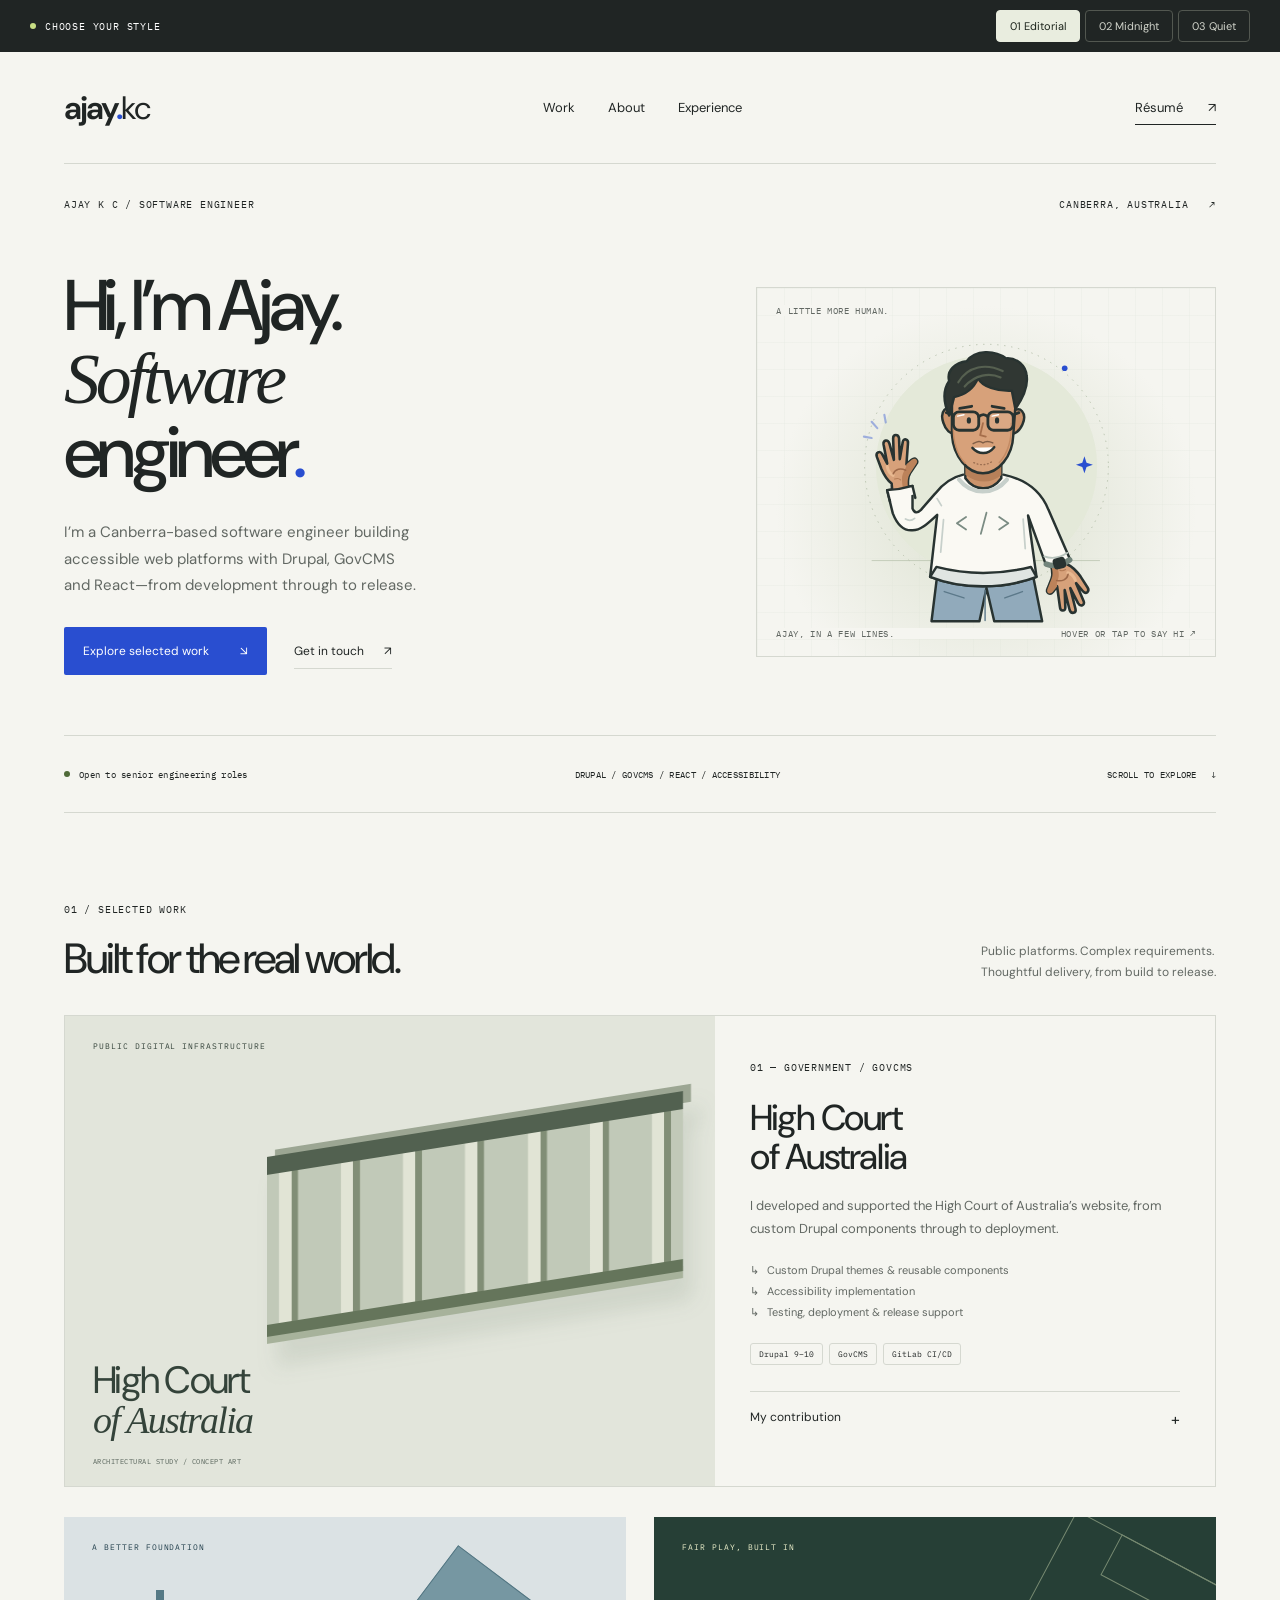
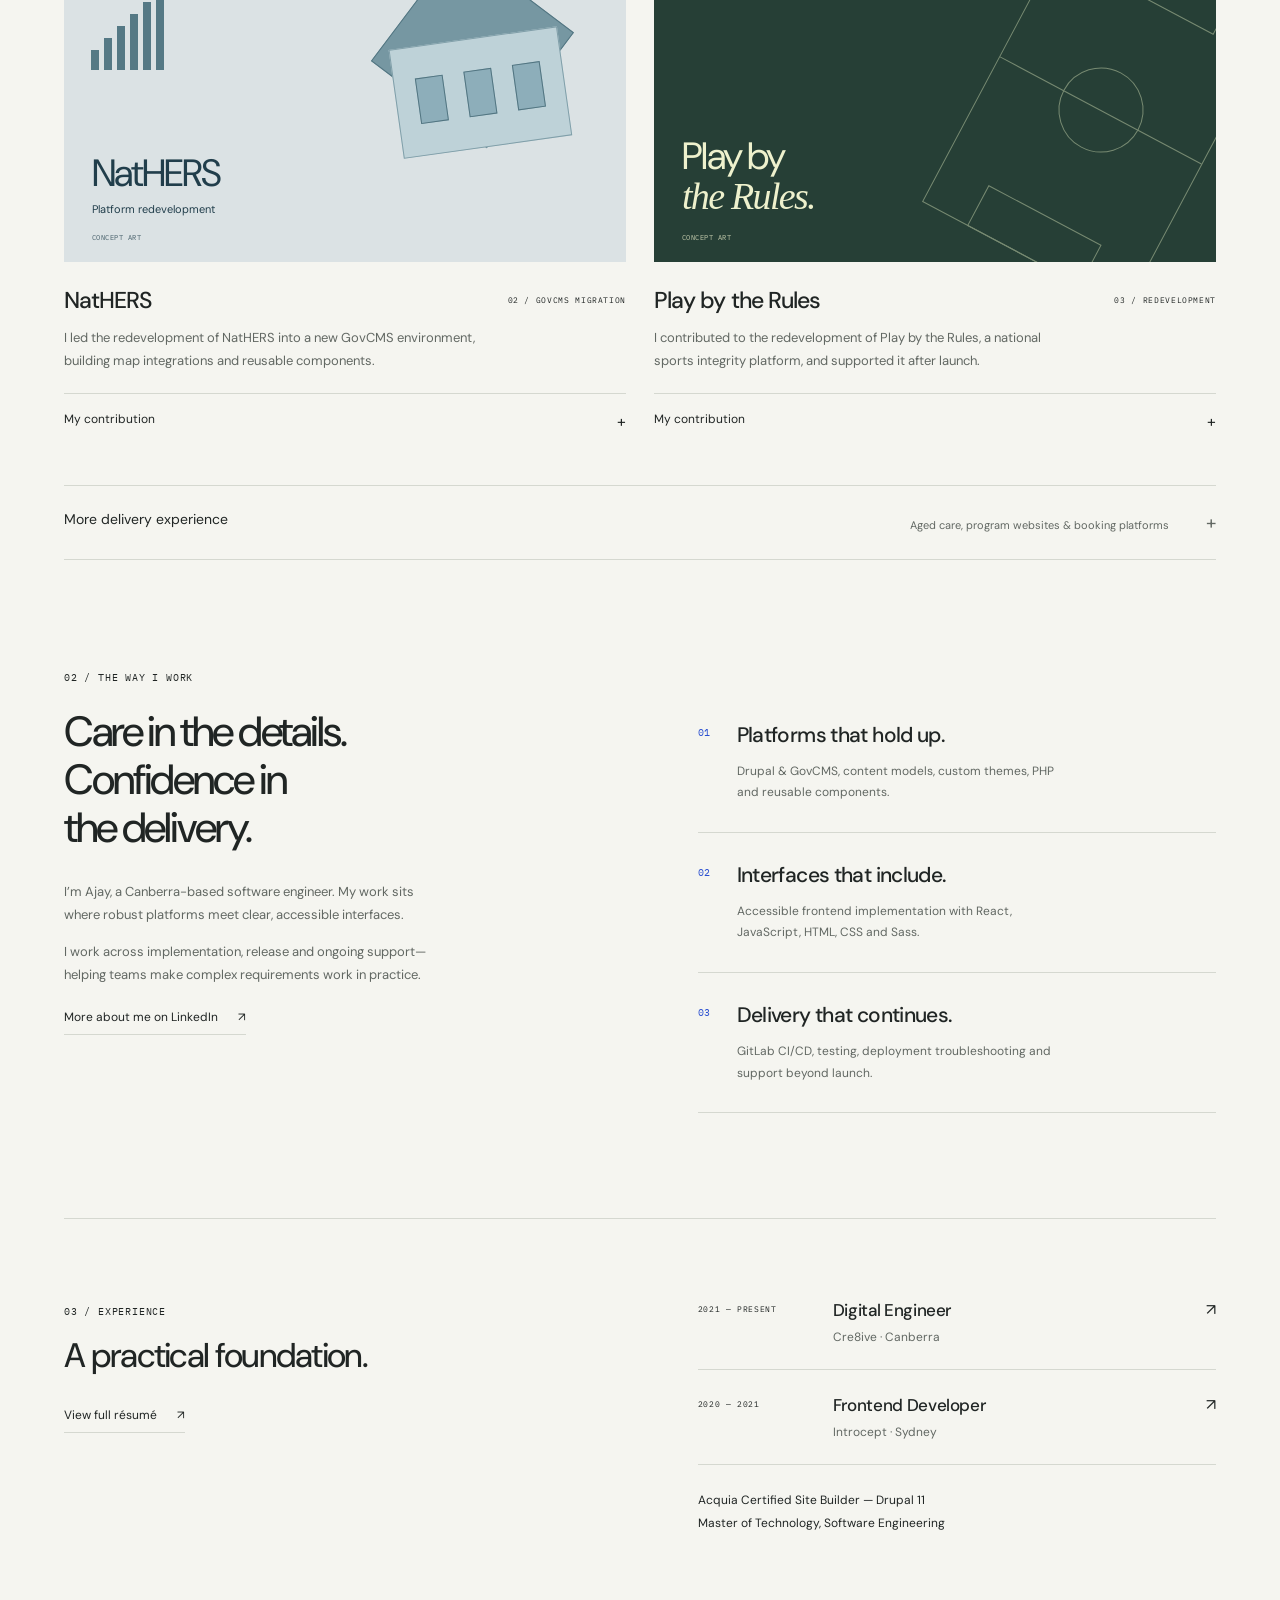
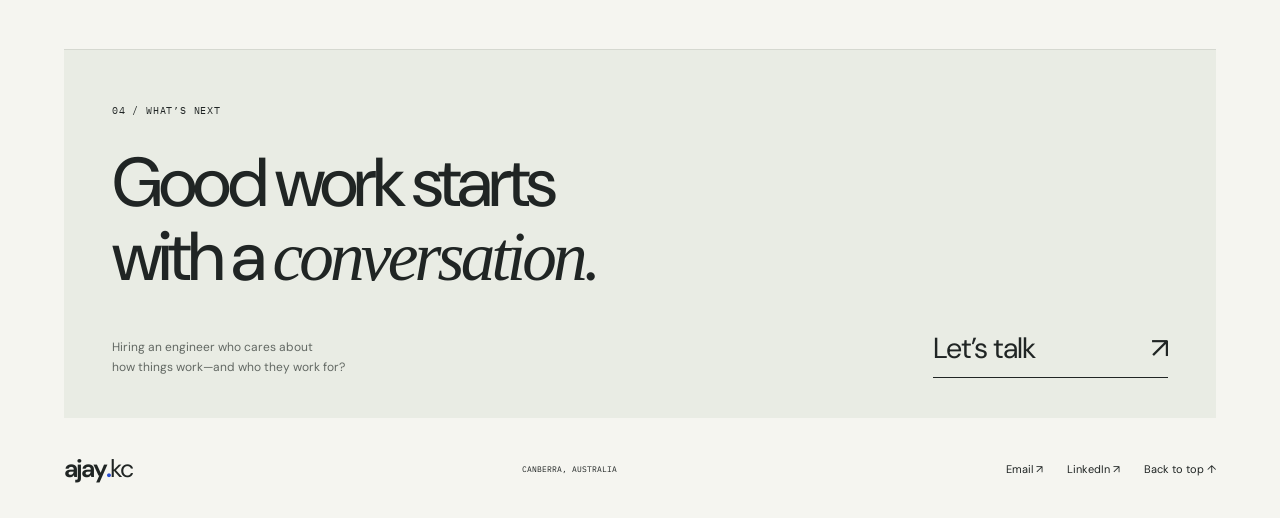
<file: index.html>
<!doctype html>
<html lang="en-AU">
<head>
  <meta charset="utf-8"><meta name="viewport" content="width=device-width,initial-scale=1">
  <meta name="description" content="Ajay K C is a Canberra-based software engineer building accessible web platforms with Drupal, GovCMS and React. Explore selected work and experience.">
  <title>Ajay K C — Software Engineer</title>
  <link rel="canonical" href="https://www.ajaykc.com/">
  <meta property="og:title" content="Ajay K C — Software Engineer">
  <meta property="og:description" content="Accessible web platforms. Drupal, GovCMS and React. Selected work by Canberra-based software engineer Ajay K C.">
  <meta property="og:type" content="website">
  <meta property="og:url" content="https://www.ajaykc.com/">
  <link rel="stylesheet" href="styles.css">
</head>
<body data-theme="editorial">
  <a class="skip" href="#main">Skip to content</a>
  <aside class="review-bar" aria-label="Appearance settings">
    <span class="review-label"><span class="review-dot" aria-hidden="true"></span> CHOOSE YOUR STYLE</span>
    <div class="treatments" role="group" aria-label="Website style">
      <button type="button" data-style="editorial" aria-pressed="true">01 <span>Editorial</span></button>
      <button type="button" data-style="night" aria-pressed="false">02 <span>Midnight</span></button>
      <button type="button" data-style="quiet" aria-pressed="false">03 <span>Quiet</span></button>
    </div>
  </aside>
  <div class="site-shell">
    <header class="site-header">
      <a class="wordmark" href="#top" aria-label="Ajay K C home">ajay<span class="wordmark-dot">.</span><span class="wordmark-kc">kc</span></a>
      <nav aria-label="Main navigation"><a href="#work">Work</a><a href="#about">About</a><a href="#experience">Experience</a></nav>
      <a class="resume" href="https://www.ajaykc.com/assets/Ajay-K-C-Resume.docx">Résumé <span aria-hidden="true">↗</span><span class="sr-only"> (Word document)</span></a>
    </header>
    <main id="main" tabindex="-1">
      <section class="hero" id="top" aria-labelledby="intro-title">
        <div class="hero-topline"><span class="eyebrow">AJAY K C / SOFTWARE ENGINEER</span><span class="location">CANBERRA, AUSTRALIA <span aria-hidden="true">↗</span></span></div>
        <div class="hero-grid">
          <div class="hero-copy"><h1 id="intro-title">Hi, I’m Ajay.<br><span>Software</span><br>engineer<span class="accent">.</span></h1>
            <p class="intro">I’m a Canberra-based software engineer building<br class="desktop-break"> accessible web platforms with Drupal, GovCMS<br class="desktop-break"> and React—from development through to release.</p>
            <div class="hero-actions"><a class="primary" href="#work">Explore selected work <span aria-hidden="true">↘</span></a><a class="text-link" href="mailto:ajaykc90@gmail.com">Get in touch <span aria-hidden="true">↗</span></a></div>
          </div>
          <button class="hero-art portrait-button" type="button" aria-label="Hover or tap to say hi — wave with Ajay" aria-describedby="portrait-help">
            <span class="art-coordinate coordinate-top" aria-hidden="true">A LITTLE MORE HUMAN.</span>
            <span class="portrait-greeting" aria-hidden="true">Hi!</span>
            <svg aria-hidden="true" class="ajay-portrait" xmlns="http://www.w3.org/2000/svg" viewBox="0 0 480 440" fill="none">
  <title>Ajay waving hello</title>
  <desc>A classic cartoon portrait with swept dark hair, black glasses, a white sweatshirt and his right hand raised in a wave.</desc>
  <style>
    .wave-arm{transform-origin:119px 246px}
    svg:hover .wave-arm{animation:hello-wave .85s ease-in-out 3}
    @keyframes hello-wave{0%,100%{transform:rotate(0)}25%{transform:rotate(5deg)}65%{transform:rotate(-5deg)}}
    @media(prefers-reduced-motion:reduce){.wave-arm{animation:none!important}}
  </style>
  <defs>
    <g id="ajay-hand">
      <path d="M108 252 L107 238 C99 232 96 225 93 218 L87 202 C85 196 91 193 94 198 L101 211 L96 185 C95 179 102 178 104 184 L110 206 L109 177 C109 171 116 171 117 177 L118 205 L122 182 C123 176 130 178 129 184 L127 212 L134 206 C139 202 144 207 140 212 L132 224 C128 230 128 237 130 251 Z" fill="#d7a17a"/>
      <path d="M127 212 L134 206 C139 202 144 207 140 212 L132 224 C128 230 128 237 130 251 L122 252 C123 239 119 235 122 225 C124 220 127 217 127 212Z" fill="#bc825a" stroke="none"/>
      <path d="M101 215 C102 221 105 225 109 227" stroke="#e9b991" stroke-width="4"/>
      <path d="M109 225 C112 218 119 217 126 220" stroke="#9e6949" stroke-width="2"/>
      <path d="M111 232 Q116 230 119 233" stroke="#b47b55" stroke-width="1.5"/>
    </g>
    <clipPath id="right-wrist-sleeve-clip" clipPathUnits="userSpaceOnUse">
      <path d="M45 80 H185 V236 L136 244 Q119 249 100 250 L45 260 Z"/>
    </clipPath>
  </defs>
  <circle cx="241" cy="216" r="157" fill="#e4e9d9"/>
  <circle cx="241" cy="216" r="173" stroke="#a6b29a" stroke-dasharray="2 8"/>
  <path d="M78 350h324" stroke="#b6c0ab"/>
  <g stroke="#283331" stroke-width="3.5" stroke-linecap="round" stroke-linejoin="round">
    <path d="m171 371-8 65h68l10-47 11 47h68l-13-65" fill="#91aabb"/>
    <path d="M239 392v43M181 394l28 9M292 394l-25 9" stroke="#5c798a" stroke-width="2"/>
    <!-- Both hands reuse identical geometry and the same uniform scale. -->
    <use href="#ajay-hand" transform="translate(342 350) rotate(168) scale(1.05) translate(-119 -246)"/>
    <path d="M208 228 C190 232 179 241 168 255 L148 278 Q140 286 136 276 L136 244 L100 250 L108 283 C115 301 124 308 136 307 C147 307 156 299 171 285 L161 373 C206 391 265 391 312 373 L300 286 L325 355 Q342 361 360 349 L329 278 C317 248 294 234 265 228" fill="#faf9f3"/>
    <path d="M323 344 Q339 350 356 339" stroke="#b9c5be" stroke-width="2.5"/>
    <path d="M326 355 Q342 361 359 349" stroke="#72847b" stroke-width="8"/>
    <rect x="335" y="349" width="16" height="14" rx="4" transform="rotate(-15 335 349)" fill="#283331" stroke-width="2"/>
    <path d="M126 291q7 4 13-1M171 262l6 10" stroke="#c7d0cb" stroke-width="2.5"/>
    <path d="M170 359c42 11 90 11 134 0l8 14c-47 18-106 18-151 0z" fill="#e0e5e2"/>
    <path d="m180 292-4 46m117-47 3 42" stroke="#c7d0cb" stroke-width="2.5"/>
    <path d="M211 206v27c13 18 36 20 51 0v-29" fill="#cc946c"/>
    <path d="M211 216c16 11 33 11 51 0v13c-16 13-35 11-51-1" fill="#b78059" stroke="none"/>
    <path d="M202 235c17 22 49 23 68 0" stroke="#c7d0cb" stroke-width="6"/>
    <path d="M196 139c-12-13-22 0-16 16 3 10 10 16 17 15m79-30c13-12 23 1 16 17-4 9-10 13-16 13" fill="#cc946c"/>
    <path d="M192 118c0-36 90-42 91 0l-4 54c-1 30-21 54-43 54s-42-24-44-54z" fill="#d7a17a"/>
    <path d="M194 156c-1 21 4 44 17 56m65-57c1 22-5 43-17 56" stroke="#c48b64" stroke-width="2"/>
    <path d="M188 144c-8-18-9-36 0-49-4-15 9-26 25-28 12-17 40-16 56-4 15-1 28 10 29 25 2 13-5 31-16 47l-5-26c-21 1-42-6-48-18-7 17-20 24-34 27z" fill="#303733"/>
    <path d="M201 97c14-24 40-27 63-16m-54 22c15-17 35-20 51-13" stroke="#566050" stroke-width="3"/>
    <path d="m203 134 17-3m29 0 17 3" stroke-width="4"/>
    <rect x="194" y="139" width="36" height="26" rx="8" fill="#ffffff15" stroke-width="4"/>
    <rect x="243" y="139" width="36" height="26" rx="8" fill="#ffffff15" stroke-width="4"/>
    <path d="M230 146c4-4 9-4 13 0m-49-3-10-3m95 3 8-3" stroke-width="4"/>
    <path d="m200 145 9-2m40 2 9-2" stroke="#fff" stroke-width="2"/>
    <ellipse cx="216" cy="151" rx="3" ry="4.5" fill="#283331" stroke="none"/>
    <ellipse cx="256" cy="151" rx="3" ry="4.5" fill="#283331" stroke="none"/>
    <path d="m236 155-4 17 8 2" stroke="#a66e4b" stroke-width="2.5"/>
    <path d="M221 190c9 10 22 10 31-1" fill="#fff"/>
    <path d="M222 184c7-4 10-4 14-1 4-3 8-3 14 0" stroke="#805e46" stroke-width="2"/>
    <path d="M223 211c9 4 17 4 25-1" stroke="#9a6d50" stroke-width="2" stroke-dasharray="1 4"/>
    <!-- Animate only the hand around its wrist; keep the shoulder and sleeve connected. -->
    <g clip-path="url(#right-wrist-sleeve-clip)">
    <g class="wave-arm">
    <use href="#ajay-hand" transform="translate(119 249) scale(1.05) translate(-119 -246)"/>
    </g>
    </g>
    <!-- Shirt-coloured overlap masks the wrist's lower edge without a detached cuff box. -->
    <path d="M99 250 Q119 249 137 244 L139 256 Q121 262 103 263Z" fill="#faf9f3" stroke="none"/>
    <path d="M100 250 Q119 249 136 244 M100 250 L104 266 M136 244 L140 261" stroke="#283331" stroke-width="3.5"/>
    <path d="m212 288-13 9 13 9m47-18 13 9-13 9m-18-24-8 30" stroke="#7b8c83" stroke-width="2.5"/>
  </g>
  <g class="hello-spark" transform="translate(480 0) scale(-1 1)" stroke="#294ed0" stroke-width="3" stroke-linecap="round">
    <path d="m394 162 8-9m-20 1 2-11m18 33 11-2"/>
  </g>
  <g fill="#294ed0"><path d="m380 202 3 9 9 3-9 3-3 9-3-9-9-3 9-3z"/><circle cx="352" cy="77" r="4"/></g>
</svg>
            <span class="art-footer"><span aria-hidden="true">AJAY, IN A FEW LINES.</span><span>HOVER OR TAP TO SAY HI ↗</span></span>
          </button>
          <span id="portrait-help" class="sr-only">Press Enter or Space to wave. Press Escape to hide the greeting. Animation respects your reduced-motion preference.</span>
        </div>
        <div class="hero-bottom"><span class="availability"><i></i> Open to senior engineering roles</span><span>DRUPAL / GOVCMS / REACT / ACCESSIBILITY</span><a href="#work" aria-label="Scroll to selected work">SCROLL TO EXPLORE <span aria-hidden="true">↓</span></a></div>
      </section>
      <section class="work-section" id="work" aria-labelledby="work-title">
        <div class="section-heading"><div><span class="eyebrow">01 / SELECTED WORK</span><h2 id="work-title">Built for the real world.</h2></div><p>Public platforms. Complex requirements.<br>Thoughtful delivery, from build to release.</p></div>
        <article class="featured-project">
          <div class="project-visual court-art" role="img" aria-label="Abstract architectural study for the High Court project; not a screenshot of the delivered website">
            <span class="visual-kicker">PUBLIC DIGITAL INFRASTRUCTURE</span><div class="court-structure"><div class="court-roof"></div><div class="court-columns"><i></i><i></i><i></i><i></i><i></i><i></i><i></i></div><div class="court-base"></div></div><div class="visual-title">High Court<br><em>of Australia</em></div><span class="visual-caption">ARCHITECTURAL STUDY / CONCEPT ART</span>
          </div>
          <div class="project-copy"><span class="eyebrow">01 — GOVERNMENT / GOVCMS</span><h3>High Court<br>of Australia</h3><p>I developed and supported the High Court of Australia’s website, from custom Drupal components through to deployment.</p><ul class="contributions"><li>Custom Drupal themes & reusable components</li><li>Accessibility implementation</li><li>Testing, deployment & release support</li></ul><div class="tags"><span>Drupal 9–10</span><span>GovCMS</span><span>GitLab CI/CD</span></div><details><summary>My contribution <span aria-hidden="true">+</span></summary><div class="detail-body">I built custom Drupal themes and reusable components aligned with government design standards. Working within a cross-functional Agile team, I implemented accessibility requirements, tested releases, supported GitLab CI/CD deployments and maintained the platform after launch.</div></details></div>
        </article>
        <div class="project-pair">
          <article class="small-project"><div class="project-visual nathers-art" role="img" aria-label="Abstract house and energy rating illustration for NatHERS; not a delivered interface"><span class="visual-kicker">A BETTER FOUNDATION</span><div class="house"><div class="house-roof"></div><div class="house-body"><i></i><i></i><i></i></div></div><div class="rating-bars"><i></i><i></i><i></i><i></i><i></i><i></i></div><div class="visual-title">NatHERS<span>Platform redevelopment</span></div><span class="visual-caption">CONCEPT ART</span></div><div class="small-project-heading"><h3>NatHERS</h3><span class="eyebrow">02 / GOVCMS MIGRATION</span></div><p>I led the redevelopment of NatHERS into a new GovCMS environment, building map integrations and reusable components.</p><details><summary>My contribution <span aria-hidden="true">+</span></summary><div class="detail-body">I used Drupal hooks and Twig templates to customise the platform, integrated maps and built reusable presentation components as part of the GovCMS redevelopment.</div></details></article>
          <article class="small-project"><div class="project-visual sport-art" role="img" aria-label="Abstract playing field illustration for Play by the Rules; not a delivered interface"><span class="visual-kicker">FAIR PLAY, BUILT IN</span><div class="pitch"><div></div><i></i><b></b></div><div class="visual-title">Play by<br><em>the Rules.</em></div><span class="visual-caption">CONCEPT ART</span></div><div class="small-project-heading"><h3>Play by the Rules</h3><span class="eyebrow">03 / REDEVELOPMENT</span></div><p>I contributed to the redevelopment of Play by the Rules, a national sports integrity platform, and supported it after launch.</p><details><summary>My contribution <span aria-hidden="true">+</span></summary><div class="detail-body">I worked across implementation, testing and deployment for the Sport Integrity Australia platform. After release, I continued supporting the website as part of the delivery team.</div></details></article>
        </div>
        <details class="additional-work"><summary>More delivery experience <span>Aged care, program websites & booking platforms <b aria-hidden="true">+</b></span></summary><div class="additional-grid"><article><h3>Aged Care Quality and Safety Commission</h3><p>I maintained and enhanced the platform, improving content models, views and publishing workflows while supporting accessibility requirements.</p></article><article><h3>AusConnect & PALM Scheme</h3><p>I built UI components, improved content structures and delivered bug fixes and ongoing updates across these program websites.</p></article><article><h3>Constable Kenny</h3><p>I built responsive frontend enhancements and improved accessibility for this Drupal booking website, working directly with stakeholders.</p></article></div></details>
      </section>
      <section class="about-section" id="about" aria-labelledby="about-title"><div class="about-intro"><span class="eyebrow">02 / THE WAY I WORK</span><h2 id="about-title">Care in the details.<br>Confidence in<br>the delivery.</h2><p>I’m Ajay, a Canberra-based software engineer. My work sits where robust platforms meet clear, accessible interfaces.</p><p>I work across implementation, release and ongoing support—helping teams make complex requirements work in practice.</p><a class="text-link" href="https://www.linkedin.com/in/ajay-kc-71b524113">More about me on LinkedIn <span aria-hidden="true">↗</span></a></div><div class="capabilities"><article><span>01</span><div><h3>Platforms that hold up.</h3><p>Drupal & GovCMS, content models, custom themes, PHP and reusable components.</p></div></article><article><span>02</span><div><h3>Interfaces that include.</h3><p>Accessible frontend implementation with React, JavaScript, HTML, CSS and Sass.</p></div></article><article><span>03</span><div><h3>Delivery that continues.</h3><p>GitLab CI/CD, testing, deployment troubleshooting and support beyond launch.</p></div></article></div></section>
      <section class="experience-section" id="experience" aria-labelledby="experience-title"><div><span class="eyebrow">03 / EXPERIENCE</span><h2 id="experience-title">A practical foundation.</h2><a class="text-link" href="https://www.ajaykc.com/assets/Ajay-K-C-Resume.docx">View full résumé <span aria-hidden="true">↗</span><span class="sr-only"> (Word document)</span></a></div><div class="experience-list"><article><span class="eyebrow">2021 — PRESENT</span><div><h3>Digital Engineer</h3><p>Cre8ive · Canberra</p></div><span aria-hidden="true">↗</span></article><article><span class="eyebrow">2020 — 2021</span><div><h3>Frontend Developer</h3><p>Introcept · Sydney</p></div><span aria-hidden="true">↗</span></article><div class="credentials">Acquia Certified Site Builder — Drupal 11<br>Master of Technology, Software Engineering</div></div></section>
      <section class="contact-section" id="contact"><span class="eyebrow">04 / WHAT’S NEXT</span><h2>Good work starts<br>with a <em>conversation.</em></h2><div class="contact-bottom"><p>Hiring an engineer who cares about<br>how things work—and who they work for?</p><a href="mailto:ajaykc90@gmail.com">Let’s talk <span aria-hidden="true">↗</span></a></div></section>
    </main>
    <footer><a class="wordmark" href="#top">ajay<span class="wordmark-dot">.</span><span class="wordmark-kc">kc</span></a><span>CANBERRA, AUSTRALIA</span><div><a href="mailto:ajaykc90@gmail.com">Email ↗</a><a href="https://www.linkedin.com/in/ajay-kc-71b524113">LinkedIn ↗</a><a href="#top">Back to top ↑</a></div></footer>
  </div>
  <script src="script.js"></script>
</body>
</html>
</file>
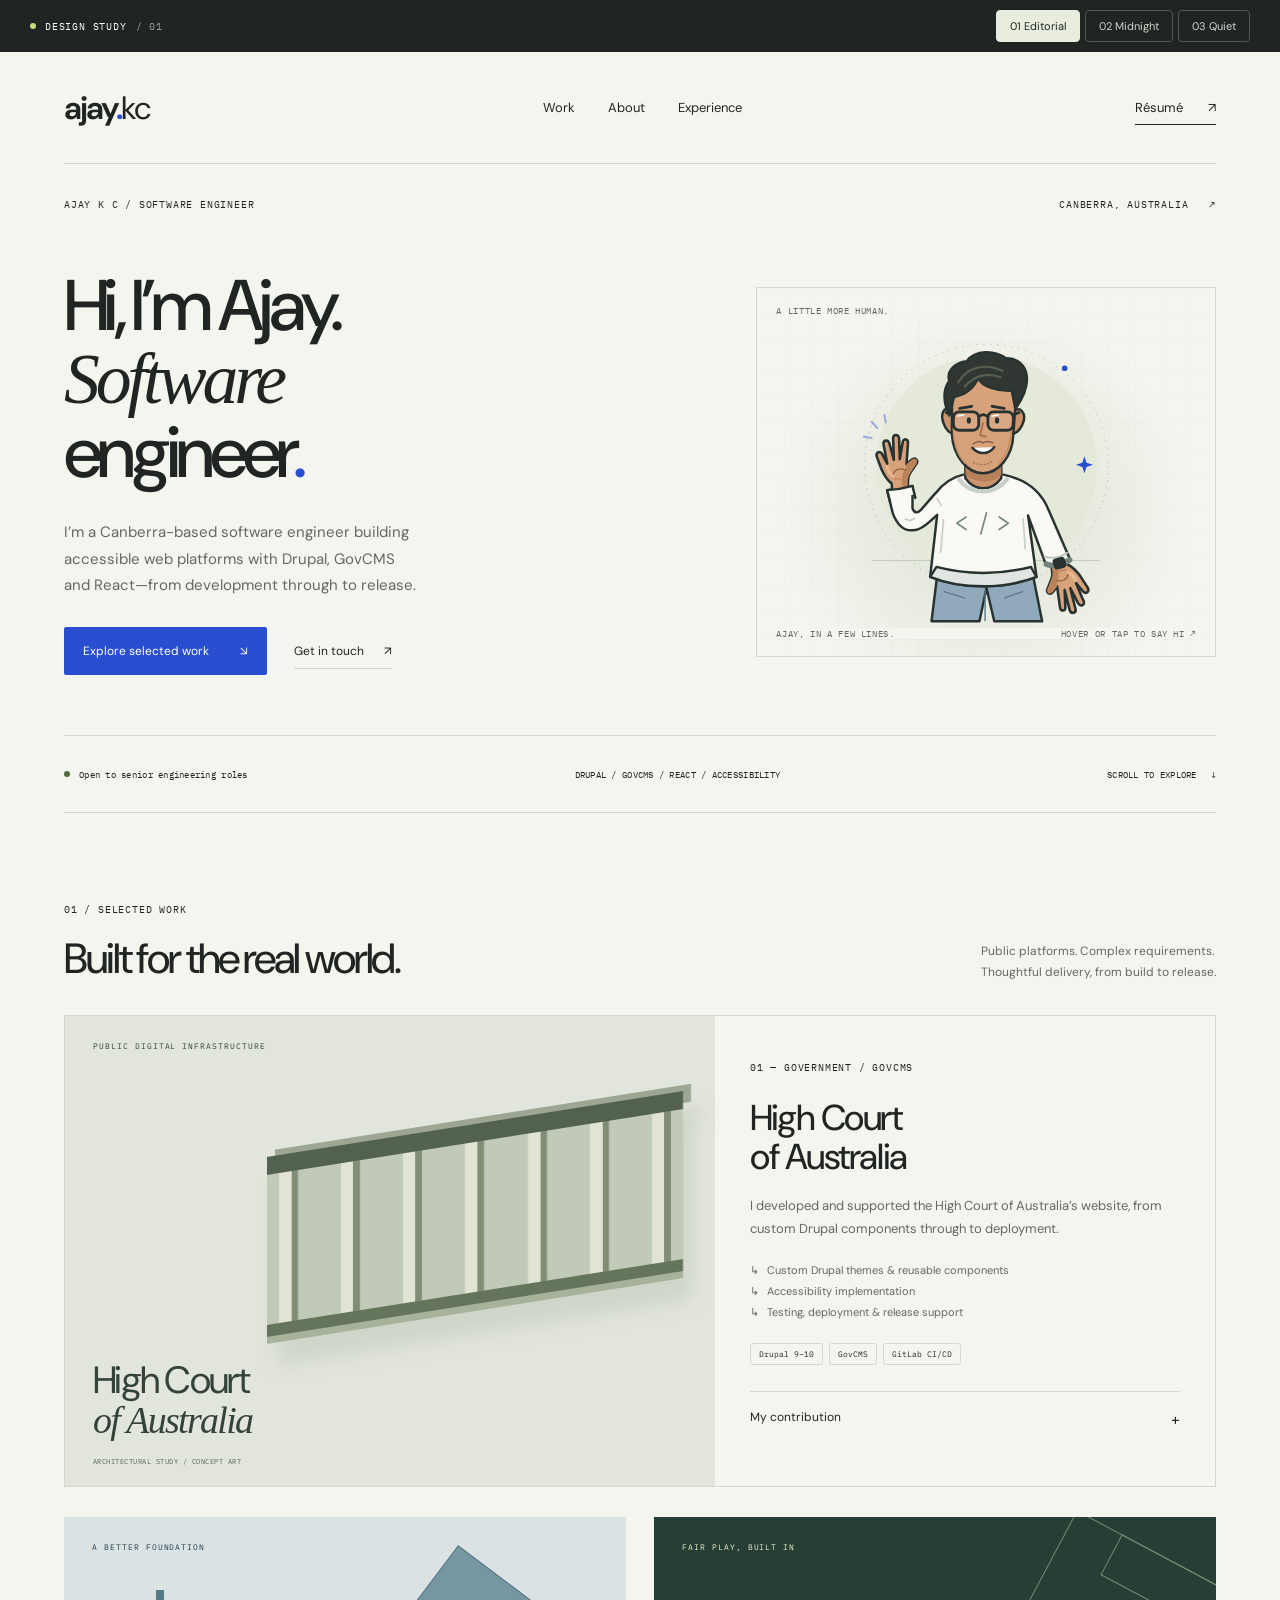
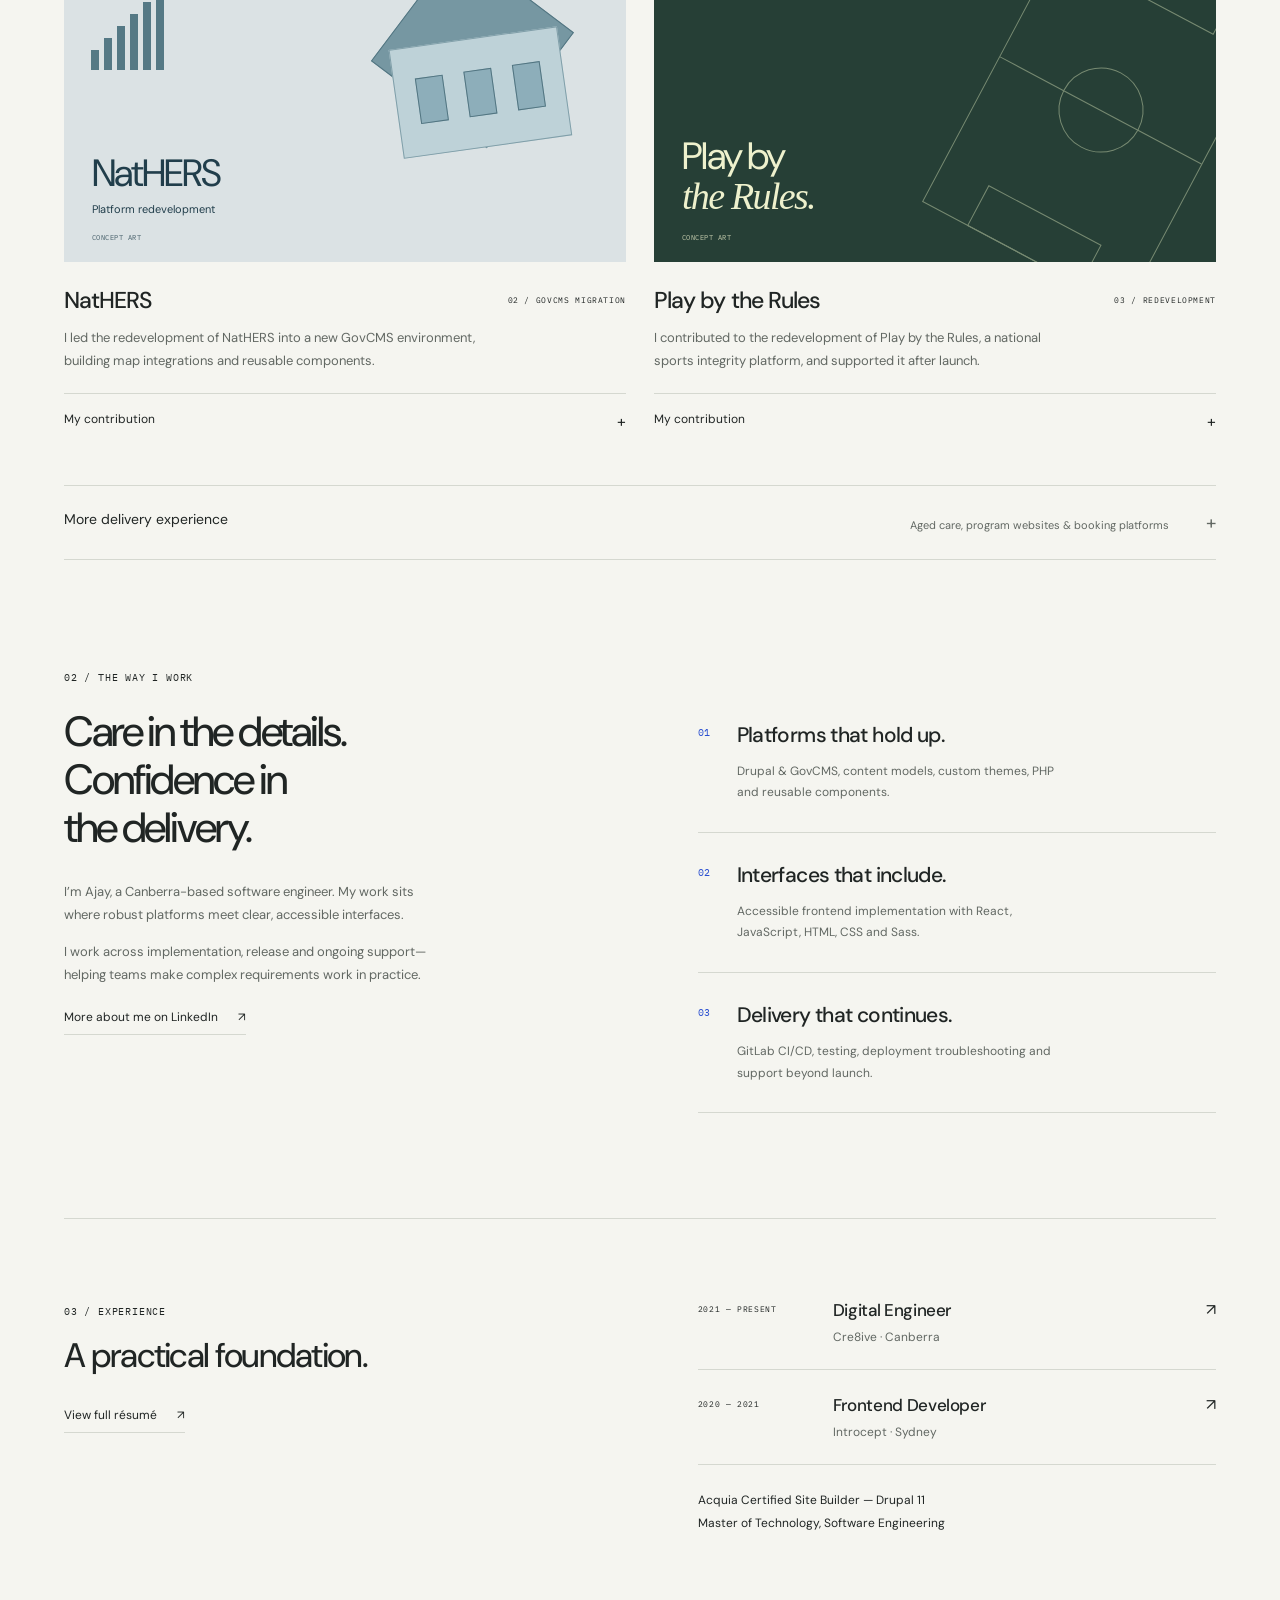
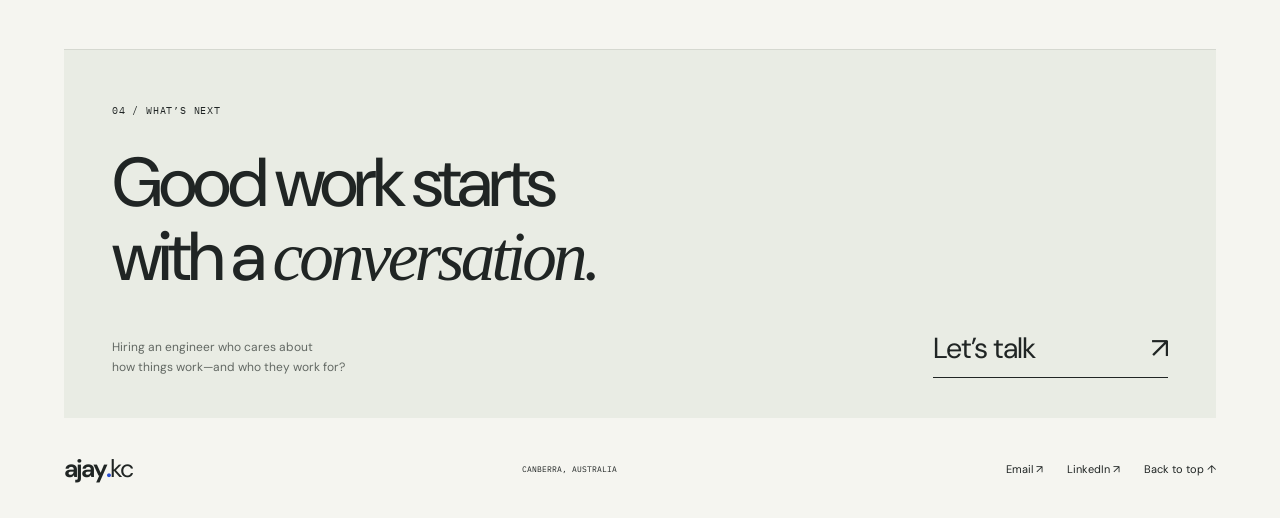
<file: design-review/index.html>
<!doctype html>
<html lang="en-AU">
<head>
  <meta charset="utf-8"><meta name="viewport" content="width=device-width,initial-scale=1">
  <meta name="robots" content="noindex"><meta name="description" content="Design study for Ajay K C's software engineering portfolio.">
  <title>Ajay K C — Portfolio design study</title>
  <link rel="stylesheet" href="styles.css">
</head>
<body data-theme="editorial">
  <a class="skip" href="#main">Skip to content</a>
  <aside class="review-bar" aria-label="Design review controls">
    <span class="review-label"><span class="review-dot"></span> DESIGN STUDY <span class="review-version">/ 01</span></span>
    <div class="treatments" role="group" aria-label="Visual treatment">
      <button data-style="editorial" aria-pressed="true">01 <span>Editorial</span></button>
      <button data-style="night" aria-pressed="false">02 <span>Midnight</span></button>
      <button data-style="quiet" aria-pressed="false">03 <span>Quiet</span></button>
    </div>
  </aside>
  <div class="site-shell">
    <header class="site-header">
      <a class="wordmark" href="#top" aria-label="Ajay K C home">ajay<span class="wordmark-dot">.</span><span class="wordmark-kc">kc</span></a>
      <nav aria-label="Main navigation"><a href="#work">Work</a><a href="#about">About</a><a href="#experience">Experience</a></nav>
      <a class="resume" href="https://www.ajaykc.com/assets/Ajay-K-C-Resume.docx">Résumé <span aria-hidden="true">↗</span><span class="sr-only"> (Word document)</span></a>
    </header>
    <main id="main" tabindex="-1">
      <section class="hero" id="top" aria-labelledby="intro-title">
        <div class="hero-topline"><span class="eyebrow">AJAY K C / SOFTWARE ENGINEER</span><span class="location">CANBERRA, AUSTRALIA <span aria-hidden="true">↗</span></span></div>
        <div class="hero-grid">
          <div class="hero-copy"><h1 id="intro-title">Hi, I’m Ajay.<br><span>Software</span><br>engineer<span class="accent">.</span></h1>
            <p class="intro">I’m a Canberra-based software engineer building<br class="desktop-break"> accessible web platforms with Drupal, GovCMS<br class="desktop-break"> and React—from development through to release.</p>
            <div class="hero-actions"><a class="primary" href="#work">Explore selected work <span aria-hidden="true">↘</span></a><a class="text-link" href="mailto:ajaykc90@gmail.com">Get in touch <span aria-hidden="true">↗</span></a></div>
          </div>
          <button class="hero-art portrait-button" type="button" aria-label="Hover or tap to say hi — wave with Ajay" aria-describedby="portrait-help">
            <span class="art-coordinate coordinate-top" aria-hidden="true">A LITTLE MORE HUMAN.</span>
            <span class="portrait-greeting" aria-hidden="true">Hi!</span>
            <svg aria-hidden="true" class="ajay-portrait" xmlns="http://www.w3.org/2000/svg" viewBox="0 0 480 440" fill="none">
  <title>Ajay waving hello</title>
  <desc>A classic cartoon portrait with swept dark hair, black glasses, a white sweatshirt and his right hand raised in a wave.</desc>
  <style>
    .wave-arm{transform-origin:119px 246px}
    svg:hover .wave-arm{animation:hello-wave .85s ease-in-out 3}
    @keyframes hello-wave{0%,100%{transform:rotate(0)}25%{transform:rotate(5deg)}65%{transform:rotate(-5deg)}}
    @media(prefers-reduced-motion:reduce){.wave-arm{animation:none!important}}
  </style>
  <defs>
    <g id="ajay-hand">
      <path d="M108 252 L107 238 C99 232 96 225 93 218 L87 202 C85 196 91 193 94 198 L101 211 L96 185 C95 179 102 178 104 184 L110 206 L109 177 C109 171 116 171 117 177 L118 205 L122 182 C123 176 130 178 129 184 L127 212 L134 206 C139 202 144 207 140 212 L132 224 C128 230 128 237 130 251 Z" fill="#d7a17a"/>
      <path d="M127 212 L134 206 C139 202 144 207 140 212 L132 224 C128 230 128 237 130 251 L122 252 C123 239 119 235 122 225 C124 220 127 217 127 212Z" fill="#bc825a" stroke="none"/>
      <path d="M101 215 C102 221 105 225 109 227" stroke="#e9b991" stroke-width="4"/>
      <path d="M109 225 C112 218 119 217 126 220" stroke="#9e6949" stroke-width="2"/>
      <path d="M111 232 Q116 230 119 233" stroke="#b47b55" stroke-width="1.5"/>
    </g>
    <clipPath id="right-wrist-sleeve-clip" clipPathUnits="userSpaceOnUse">
      <path d="M45 80 H185 V236 L136 244 Q119 249 100 250 L45 260 Z"/>
    </clipPath>
  </defs>
  <circle cx="241" cy="216" r="157" fill="#e4e9d9"/>
  <circle cx="241" cy="216" r="173" stroke="#a6b29a" stroke-dasharray="2 8"/>
  <path d="M78 350h324" stroke="#b6c0ab"/>
  <g stroke="#283331" stroke-width="3.5" stroke-linecap="round" stroke-linejoin="round">
    <path d="m171 371-8 65h68l10-47 11 47h68l-13-65" fill="#91aabb"/>
    <path d="M239 392v43M181 394l28 9M292 394l-25 9" stroke="#5c798a" stroke-width="2"/>
    <!-- Both hands reuse identical geometry and the same uniform scale. -->
    <use href="#ajay-hand" transform="translate(342 350) rotate(168) scale(1.05) translate(-119 -246)"/>
    <path d="M208 228 C190 232 179 241 168 255 L148 278 Q140 286 136 276 L136 244 L100 250 L108 283 C115 301 124 308 136 307 C147 307 156 299 171 285 L161 373 C206 391 265 391 312 373 L300 286 L325 355 Q342 361 360 349 L329 278 C317 248 294 234 265 228" fill="#faf9f3"/>
    <path d="M323 344 Q339 350 356 339" stroke="#b9c5be" stroke-width="2.5"/>
    <path d="M326 355 Q342 361 359 349" stroke="#72847b" stroke-width="8"/>
    <rect x="335" y="349" width="16" height="14" rx="4" transform="rotate(-15 335 349)" fill="#283331" stroke-width="2"/>
    <path d="M126 291q7 4 13-1M171 262l6 10" stroke="#c7d0cb" stroke-width="2.5"/>
    <path d="M170 359c42 11 90 11 134 0l8 14c-47 18-106 18-151 0z" fill="#e0e5e2"/>
    <path d="m180 292-4 46m117-47 3 42" stroke="#c7d0cb" stroke-width="2.5"/>
    <path d="M211 206v27c13 18 36 20 51 0v-29" fill="#cc946c"/>
    <path d="M211 216c16 11 33 11 51 0v13c-16 13-35 11-51-1" fill="#b78059" stroke="none"/>
    <path d="M202 235c17 22 49 23 68 0" stroke="#c7d0cb" stroke-width="6"/>
    <path d="M196 139c-12-13-22 0-16 16 3 10 10 16 17 15m79-30c13-12 23 1 16 17-4 9-10 13-16 13" fill="#cc946c"/>
    <path d="M192 118c0-36 90-42 91 0l-4 54c-1 30-21 54-43 54s-42-24-44-54z" fill="#d7a17a"/>
    <path d="M194 156c-1 21 4 44 17 56m65-57c1 22-5 43-17 56" stroke="#c48b64" stroke-width="2"/>
    <path d="M188 144c-8-18-9-36 0-49-4-15 9-26 25-28 12-17 40-16 56-4 15-1 28 10 29 25 2 13-5 31-16 47l-5-26c-21 1-42-6-48-18-7 17-20 24-34 27z" fill="#303733"/>
    <path d="M201 97c14-24 40-27 63-16m-54 22c15-17 35-20 51-13" stroke="#566050" stroke-width="3"/>
    <path d="m203 134 17-3m29 0 17 3" stroke-width="4"/>
    <rect x="194" y="139" width="36" height="26" rx="8" fill="#ffffff15" stroke-width="4"/>
    <rect x="243" y="139" width="36" height="26" rx="8" fill="#ffffff15" stroke-width="4"/>
    <path d="M230 146c4-4 9-4 13 0m-49-3-10-3m95 3 8-3" stroke-width="4"/>
    <path d="m200 145 9-2m40 2 9-2" stroke="#fff" stroke-width="2"/>
    <ellipse cx="216" cy="151" rx="3" ry="4.5" fill="#283331" stroke="none"/>
    <ellipse cx="256" cy="151" rx="3" ry="4.5" fill="#283331" stroke="none"/>
    <path d="m236 155-4 17 8 2" stroke="#a66e4b" stroke-width="2.5"/>
    <path d="M221 190c9 10 22 10 31-1" fill="#fff"/>
    <path d="M222 184c7-4 10-4 14-1 4-3 8-3 14 0" stroke="#805e46" stroke-width="2"/>
    <path d="M223 211c9 4 17 4 25-1" stroke="#9a6d50" stroke-width="2" stroke-dasharray="1 4"/>
    <!-- Animate only the hand around its wrist; keep the shoulder and sleeve connected. -->
    <g clip-path="url(#right-wrist-sleeve-clip)">
    <g class="wave-arm">
    <use href="#ajay-hand" transform="translate(119 249) scale(1.05) translate(-119 -246)"/>
    </g>
    </g>
    <!-- Shirt-coloured overlap masks the wrist's lower edge without a detached cuff box. -->
    <path d="M99 250 Q119 249 137 244 L139 256 Q121 262 103 263Z" fill="#faf9f3" stroke="none"/>
    <path d="M100 250 Q119 249 136 244 M100 250 L104 266 M136 244 L140 261" stroke="#283331" stroke-width="3.5"/>
    <path d="m212 288-13 9 13 9m47-18 13 9-13 9m-18-24-8 30" stroke="#7b8c83" stroke-width="2.5"/>
  </g>
  <g class="hello-spark" transform="translate(480 0) scale(-1 1)" stroke="#294ed0" stroke-width="3" stroke-linecap="round">
    <path d="m394 162 8-9m-20 1 2-11m18 33 11-2"/>
  </g>
  <g fill="#294ed0"><path d="m380 202 3 9 9 3-9 3-3 9-3-9-9-3 9-3z"/><circle cx="352" cy="77" r="4"/></g>
</svg>
            <span class="art-footer"><span aria-hidden="true">AJAY, IN A FEW LINES.</span><span>HOVER OR TAP TO SAY HI ↗</span></span>
          </button>
          <span id="portrait-help" class="sr-only">Press Enter or Space to wave. Press Escape to hide the greeting. Animation respects your reduced-motion preference.</span>
        </div>
        <div class="hero-bottom"><span class="availability"><i></i> Open to senior engineering roles</span><span>DRUPAL / GOVCMS / REACT / ACCESSIBILITY</span><a href="#work" aria-label="Scroll to selected work">SCROLL TO EXPLORE <span aria-hidden="true">↓</span></a></div>
      </section>
      <section class="work-section" id="work" aria-labelledby="work-title">
        <div class="section-heading"><div><span class="eyebrow">01 / SELECTED WORK</span><h2 id="work-title">Built for the real world.</h2></div><p>Public platforms. Complex requirements.<br>Thoughtful delivery, from build to release.</p></div>
        <article class="featured-project">
          <div class="project-visual court-art" role="img" aria-label="Abstract architectural study for the High Court project; not a screenshot of the delivered website">
            <span class="visual-kicker">PUBLIC DIGITAL INFRASTRUCTURE</span><div class="court-structure"><div class="court-roof"></div><div class="court-columns"><i></i><i></i><i></i><i></i><i></i><i></i><i></i></div><div class="court-base"></div></div><div class="visual-title">High Court<br><em>of Australia</em></div><span class="visual-caption">ARCHITECTURAL STUDY / CONCEPT ART</span>
          </div>
          <div class="project-copy"><span class="eyebrow">01 — GOVERNMENT / GOVCMS</span><h3>High Court<br>of Australia</h3><p>I developed and supported the High Court of Australia’s website, from custom Drupal components through to deployment.</p><ul class="contributions"><li>Custom Drupal themes & reusable components</li><li>Accessibility implementation</li><li>Testing, deployment & release support</li></ul><div class="tags"><span>Drupal 9–10</span><span>GovCMS</span><span>GitLab CI/CD</span></div><details><summary>My contribution <span aria-hidden="true">+</span></summary><div class="detail-body">I built custom Drupal themes and reusable components aligned with government design standards. Working within a cross-functional Agile team, I implemented accessibility requirements, tested releases, supported GitLab CI/CD deployments and maintained the platform after launch.</div></details></div>
        </article>
        <div class="project-pair">
          <article class="small-project"><div class="project-visual nathers-art" role="img" aria-label="Abstract house and energy rating illustration for NatHERS; not a delivered interface"><span class="visual-kicker">A BETTER FOUNDATION</span><div class="house"><div class="house-roof"></div><div class="house-body"><i></i><i></i><i></i></div></div><div class="rating-bars"><i></i><i></i><i></i><i></i><i></i><i></i></div><div class="visual-title">NatHERS<span>Platform redevelopment</span></div><span class="visual-caption">CONCEPT ART</span></div><div class="small-project-heading"><h3>NatHERS</h3><span class="eyebrow">02 / GOVCMS MIGRATION</span></div><p>I led the redevelopment of NatHERS into a new GovCMS environment, building map integrations and reusable components.</p><details><summary>My contribution <span aria-hidden="true">+</span></summary><div class="detail-body">I used Drupal hooks and Twig templates to customise the platform, integrated maps and built reusable presentation components as part of the GovCMS redevelopment.</div></details></article>
          <article class="small-project"><div class="project-visual sport-art" role="img" aria-label="Abstract playing field illustration for Play by the Rules; not a delivered interface"><span class="visual-kicker">FAIR PLAY, BUILT IN</span><div class="pitch"><div></div><i></i><b></b></div><div class="visual-title">Play by<br><em>the Rules.</em></div><span class="visual-caption">CONCEPT ART</span></div><div class="small-project-heading"><h3>Play by the Rules</h3><span class="eyebrow">03 / REDEVELOPMENT</span></div><p>I contributed to the redevelopment of Play by the Rules, a national sports integrity platform, and supported it after launch.</p><details><summary>My contribution <span aria-hidden="true">+</span></summary><div class="detail-body">I worked across implementation, testing and deployment for the Sport Integrity Australia platform. After release, I continued supporting the website as part of the delivery team.</div></details></article>
        </div>
        <details class="additional-work"><summary>More delivery experience <span>Aged care, program websites & booking platforms <b aria-hidden="true">+</b></span></summary><div class="additional-grid"><article><h3>Aged Care Quality and Safety Commission</h3><p>I maintained and enhanced the platform, improving content models, views and publishing workflows while supporting accessibility requirements.</p></article><article><h3>AusConnect & PALM Scheme</h3><p>I built UI components, improved content structures and delivered bug fixes and ongoing updates across these program websites.</p></article><article><h3>Constable Kenny</h3><p>I built responsive frontend enhancements and improved accessibility for this Drupal booking website, working directly with stakeholders.</p></article></div></details>
      </section>
      <section class="about-section" id="about" aria-labelledby="about-title"><div class="about-intro"><span class="eyebrow">02 / THE WAY I WORK</span><h2 id="about-title">Care in the details.<br>Confidence in<br>the delivery.</h2><p>I’m Ajay, a Canberra-based software engineer. My work sits where robust platforms meet clear, accessible interfaces.</p><p>I work across implementation, release and ongoing support—helping teams make complex requirements work in practice.</p><a class="text-link" href="https://www.linkedin.com/in/ajay-kc-71b524113">More about me on LinkedIn <span aria-hidden="true">↗</span></a></div><div class="capabilities"><article><span>01</span><div><h3>Platforms that hold up.</h3><p>Drupal & GovCMS, content models, custom themes, PHP and reusable components.</p></div></article><article><span>02</span><div><h3>Interfaces that include.</h3><p>Accessible frontend implementation with React, JavaScript, HTML, CSS and Sass.</p></div></article><article><span>03</span><div><h3>Delivery that continues.</h3><p>GitLab CI/CD, testing, deployment troubleshooting and support beyond launch.</p></div></article></div></section>
      <section class="experience-section" id="experience" aria-labelledby="experience-title"><div><span class="eyebrow">03 / EXPERIENCE</span><h2 id="experience-title">A practical foundation.</h2><a class="text-link" href="https://www.ajaykc.com/assets/Ajay-K-C-Resume.docx">View full résumé <span aria-hidden="true">↗</span><span class="sr-only"> (Word document)</span></a></div><div class="experience-list"><article><span class="eyebrow">2021 — PRESENT</span><div><h3>Digital Engineer</h3><p>Cre8ive · Canberra</p></div><span aria-hidden="true">↗</span></article><article><span class="eyebrow">2020 — 2021</span><div><h3>Frontend Developer</h3><p>Introcept · Sydney</p></div><span aria-hidden="true">↗</span></article><div class="credentials">Acquia Certified Site Builder — Drupal 11<br>Master of Technology, Software Engineering</div></div></section>
      <section class="contact-section" id="contact"><span class="eyebrow">04 / WHAT’S NEXT</span><h2>Good work starts<br>with a <em>conversation.</em></h2><div class="contact-bottom"><p>Hiring an engineer who cares about<br>how things work—and who they work for?</p><a href="mailto:ajaykc90@gmail.com">Let’s talk <span aria-hidden="true">↗</span></a></div></section>
    </main>
    <footer><a class="wordmark" href="#top">ajay<span class="wordmark-dot">.</span><span class="wordmark-kc">kc</span></a><span>CANBERRA, AUSTRALIA</span><div><a href="mailto:ajaykc90@gmail.com">Email ↗</a><a href="https://www.linkedin.com/in/ajay-kc-71b524113">LinkedIn ↗</a><a href="#top">Back to top ↑</a></div></footer>
  </div>
  <script src="script.js"></script>
</body>
</html>
</file>
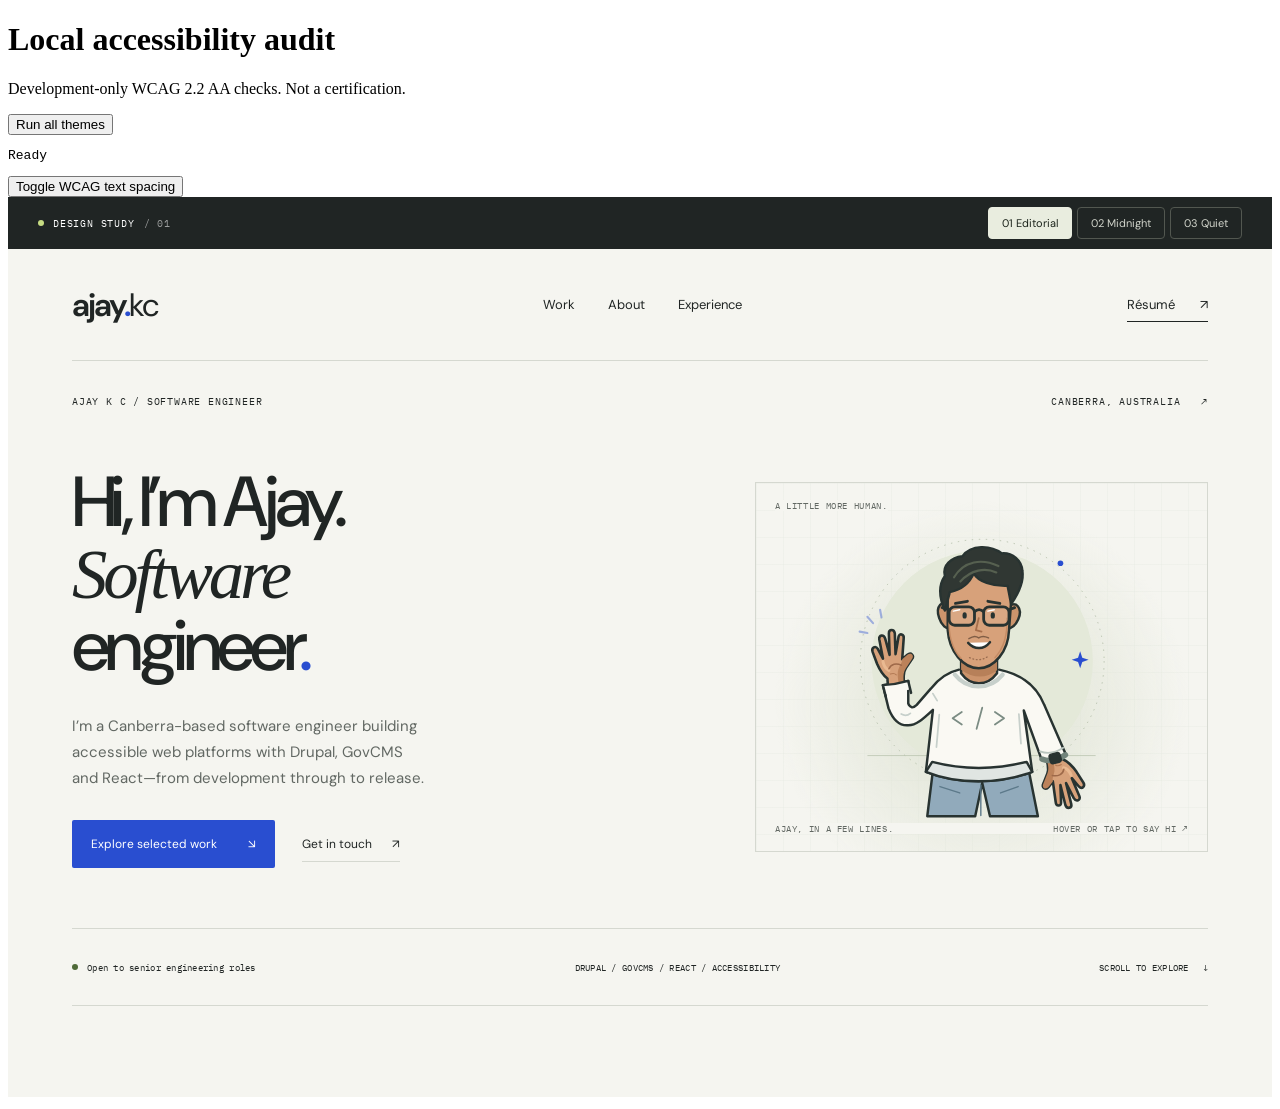
<file: design-review/audit/index.html>
<!doctype html><html lang="en"><head><meta charset="utf-8"><title>Local accessibility audit</title></head><body>
<h1>Local accessibility audit</h1><p>Development-only WCAG 2.2 AA checks. Not a certification.</p>
<button id="run">Run all themes</button><pre id="result" aria-live="polite">Ready</pre>
<button id="spacing">Toggle WCAG text spacing</button>
<iframe id="site" title="Portfolio under test" src="../index.html" style="width:100%;height:900px;border:0"></iframe>
<script>
const frame=document.querySelector('#site'), result=document.querySelector('#result');
document.querySelector('#spacing').onclick=()=>{
 const d=frame.contentDocument,existing=d.querySelector('#spacing-test');
 if(existing){existing.remove();return;}
 const s=d.createElement('style');s.id='spacing-test';
 s.textContent='*{line-height:1.5!important;letter-spacing:.12em!important;word-spacing:.16em!important}p{margin-bottom:2em!important}';d.head.append(s);
};
document.querySelector('#run').onclick=async()=>{
 result.textContent='Running…';
 try {
 const w=frame.contentWindow,d=frame.contentDocument;
 if(!w.axe)await new Promise((resolve,reject)=>{const s=d.createElement('script');s.src='audit/axe.min.js';s.onload=resolve;s.onerror=reject;d.head.append(s)});
 const results=[];
 for(const theme of ['editorial','night','quiet']){
 d.querySelector(`[data-style="${theme}"]`).click();
 d.querySelectorAll('details').forEach(el=>el.open=true);
 await w.document.fonts.ready;
 await new Promise(resolve=>setTimeout(resolve,350));
 const report=await w.axe.run(d,{runOnly:{type:'tag',values:['wcag2a','wcag2aa','wcag21aa','wcag22aa']}});
 results.push({theme,violations:report.violations.map(v=>({id:v.id,impact:v.impact,help:v.help,nodes:v.nodes.map(n=>({target:n.target,summary:n.failureSummary}))})),incomplete:report.incomplete.map(v=>({id:v.id,nodes:v.nodes.map(n=>({target:n.target,summary:n.failureSummary}))})),passes:report.passes.length});
 }
 result.textContent=JSON.stringify(results,null,2);
 }catch(e){result.textContent=String(e)}
};
</script></body></html>
</file>
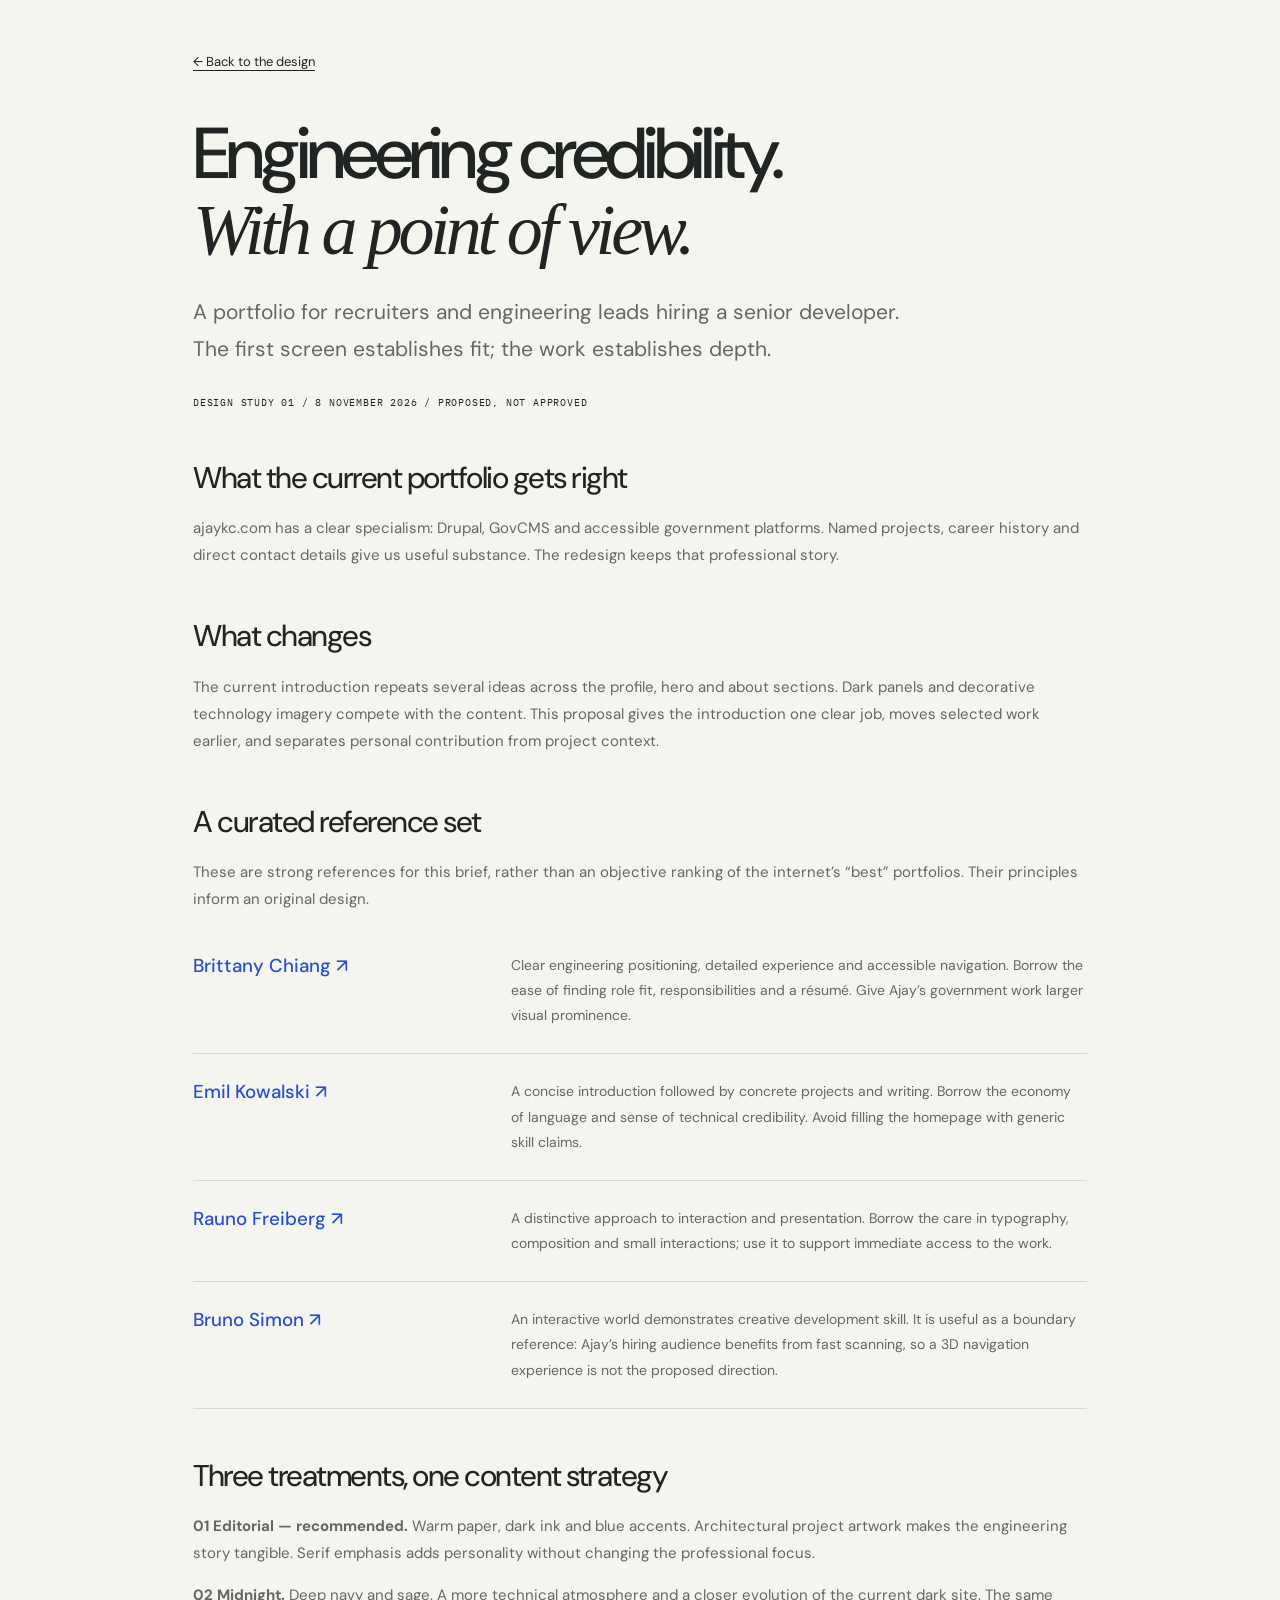
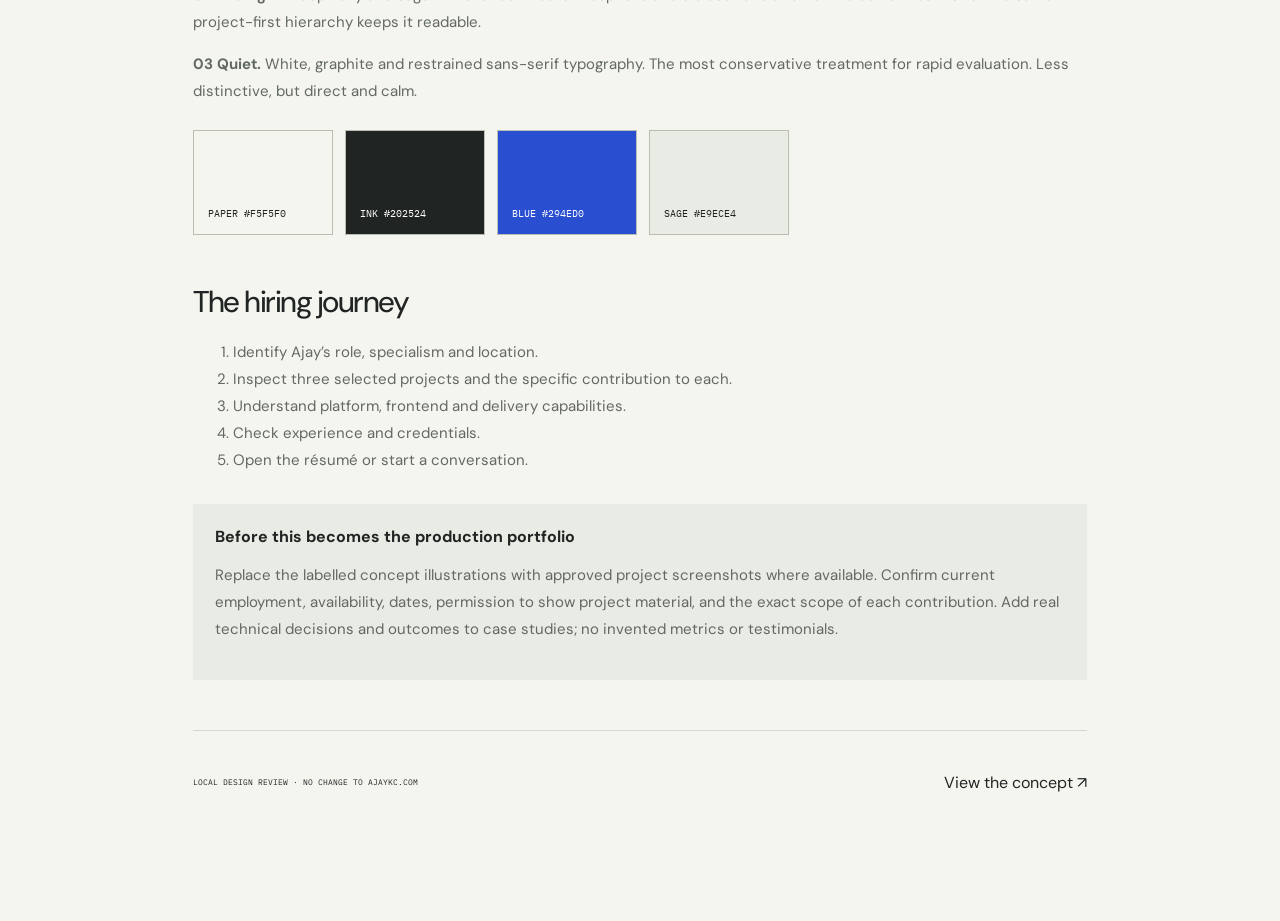
<file: design-review/rationale.html>
<!doctype html><html lang="en-AU"><head><meta charset="utf-8"><meta name="viewport" content="width=device-width,initial-scale=1"><meta name="robots" content="noindex"><title>Design rationale — Ajay K C</title><link rel="stylesheet" href="styles.css"><style>.notes{max-width:950px;margin:auto;padding:50px 28px 90px}.notes h1{font-size:clamp(40px,7vw,72px);font-weight:500;letter-spacing:-.06em;line-height:1.06;margin:45px 0 25px}.notes h2{font-size:30px;margin:50px 0 20px}.notes p,.notes li{font-size:15px;line-height:1.8;color:var(--muted)}.notes>a{font-size:13px;border-bottom:1px solid}.notes .lead{font-size:21px;max-width:720px}.reference{display:grid;grid-template-columns:1fr 2fr;gap:30px;padding:25px 0;border-bottom:1px solid var(--line)}.reference h3{margin:0;font-weight:500}.reference p{margin:0;font-size:14px}.reference a{color:var(--accent)}.swatches{display:flex;gap:12px;flex-wrap:wrap;margin:25px 0}.swatch{width:140px;height:105px;padding:14px;border:1px solid #b9bdb4;font:10px var(--mono);display:flex;align-items:end}.callout{padding:22px;background:var(--panel);margin-top:30px}.notes footer{margin-top:50px;border-top:1px solid var(--line)}@media(max-width:600px){.reference{grid-template-columns:1fr;gap:10px}}</style></head><body><main class="notes"><a href="index.html">← Back to the design</a><h1>Engineering credibility.<br><em style="font-family:Georgia;font-weight:400">With a point of view.</em></h1><p class="lead">A portfolio for recruiters and engineering leads hiring a senior developer. The first screen establishes fit; the work establishes depth.</p><span class="eyebrow">DESIGN STUDY 01 / 8 NOVEMBER 2026 / PROPOSED, NOT APPROVED</span><h2>What the current portfolio gets right</h2><p><a href="https://www.ajaykc.com">ajaykc.com</a> has a clear specialism: Drupal, GovCMS and accessible government platforms. Named projects, career history and direct contact details give us useful substance. The redesign keeps that professional story.</p><h2>What changes</h2><p>The current introduction repeats several ideas across the profile, hero and about sections. Dark panels and decorative technology imagery compete with the content. This proposal gives the introduction one clear job, moves selected work earlier, and separates personal contribution from project context.</p><h2>A curated reference set</h2><p>These are strong references for this brief, rather than an objective ranking of the internet’s “best” portfolios. Their principles inform an original design.</p><article class="reference"><h3><a href="https://brittanychiang.com">Brittany Chiang ↗</a></h3><p>Clear engineering positioning, detailed experience and accessible navigation. Borrow the ease of finding role fit, responsibilities and a résumé. Give Ajay’s government work larger visual prominence.</p></article><article class="reference"><h3><a href="https://emilkowal.ski">Emil Kowalski ↗</a></h3><p>A concise introduction followed by concrete projects and writing. Borrow the economy of language and sense of technical credibility. Avoid filling the homepage with generic skill claims.</p></article><article class="reference"><h3><a href="https://rauno.me">Rauno Freiberg ↗</a></h3><p>A distinctive approach to interaction and presentation. Borrow the care in typography, composition and small interactions; use it to support immediate access to the work.</p></article><article class="reference"><h3><a href="https://bruno-simon.com">Bruno Simon ↗</a></h3><p>An interactive world demonstrates creative development skill. It is useful as a boundary reference: Ajay’s hiring audience benefits from fast scanning, so a 3D navigation experience is not the proposed direction.</p></article><h2>Three treatments, one content strategy</h2><p><strong>01 Editorial — recommended.</strong> Warm paper, dark ink and blue accents. Architectural project artwork makes the engineering story tangible. Serif emphasis adds personality without changing the professional focus.</p><p><strong>02 Midnight.</strong> Deep navy and sage. A more technical atmosphere and a closer evolution of the current dark site. The same project-first hierarchy keeps it readable.</p><p><strong>03 Quiet.</strong> White, graphite and restrained sans-serif typography. The most conservative treatment for rapid evaluation. Less distinctive, but direct and calm.</p><div class="swatches"><div class="swatch" style="background:#f5f5f0;color:#202524">PAPER #F5F5F0</div><div class="swatch" style="background:#202524;color:#fff">INK #202524</div><div class="swatch" style="background:#294ed0;color:#fff">BLUE #294ED0</div><div class="swatch" style="background:#e9ece4;color:#202524">SAGE #E9ECE4</div></div><h2>The hiring journey</h2><ol><li>Identify Ajay’s role, specialism and location.</li><li>Inspect three selected projects and the specific contribution to each.</li><li>Understand platform, frontend and delivery capabilities.</li><li>Check experience and credentials.</li><li>Open the résumé or start a conversation.</li></ol><div class="callout"><strong>Before this becomes the production portfolio</strong><p>Replace the labelled concept illustrations with approved project screenshots where available. Confirm current employment, availability, dates, permission to show project material, and the exact scope of each contribution. Add real technical decisions and outcomes to case studies; no invented metrics or testimonials.</p></div><footer><span>LOCAL DESIGN REVIEW · NO CHANGE TO AJAYKC.COM</span><a href="index.html">View the concept ↗</a></footer></main></body></html>
</file>
<file: styles.css>
@import url('https://fonts.googleapis.com/css2?family=DM+Sans:wght@400;450;500;550;600;650;700&family=IBM+Plex+Mono:wght@400;500&display=swap');
:root{--paper:#f5f5f0;--ink:#202524;--muted:#626863;--line:#d5d8d0;--accent:#294ed0;--panel:#e9ece4;--serif:Georgia,'Times New Roman',serif;--sans:'DM Sans',Arial,sans-serif;--mono:'IBM Plex Mono',monospace}
*{box-sizing:border-box}html{scroll-behavior:smooth;scroll-padding-top:85px}body{margin:0;background:var(--paper);color:var(--ink);font-family:var(--sans);-webkit-font-smoothing:antialiased}a{color:inherit;text-decoration:none}button{font:inherit}button,a,summary{-webkit-tap-highlight-color:transparent}a:focus-visible,button:focus-visible,summary:focus-visible{outline:3px solid var(--accent);outline-offset:6px}button,summary{cursor:pointer}::selection{background:#cbd5ff;color:#18244d}.sr-only{position:absolute;width:1px;height:1px;overflow:hidden;clip-path:inset(50%)}.skip{position:fixed;z-index:100;left:16px;top:-80px;background:var(--ink);color:var(--paper);padding:15px}.skip:focus{top:64px}.review-bar{position:sticky;top:0;z-index:20;min-height:52px;display:flex;align-items:center;justify-content:space-between;padding:9px 30px;background:#202524;color:#fff;font-size:11px;gap:20px}.review-label{font-family:var(--mono);font-size:10px;letter-spacing:.08em;display:flex;align-items:center;gap:9px}.review-dot{width:6px;height:6px;background:#c7dd83;border-radius:50%}.review-version{opacity:.55}.review-bar>a{color:#e3e6dd}.review-bar>a span{margin-left:14px}.treatments{display:flex;gap:5px}.treatments button{border:1px solid #525750;background:transparent;color:#d1d4cb;padding:7px 13px;border-radius:4px;font-size:11px}.treatments button[aria-pressed=true]{background:#e9eddf;color:#1c241b;border-color:#e9eddf}.site-shell{max-width:1600px;padding:0 64px;margin:auto}.site-header{height:112px;display:flex;align-items:center;border-bottom:1px solid var(--line);justify-content:space-between}.wordmark{font-size:32px;font-weight:650;letter-spacing:-2px;line-height:1}.wordmark-dot{color:var(--accent)}.wordmark-kc{font-weight:400}.site-header nav{display:flex;gap:33px;font-size:13px}.site-header nav a:hover,.text-link:hover,footer a:hover{color:var(--accent)}.resume{font-size:13px;border-bottom:1px solid var(--ink);padding:8px 0}.resume span{margin-left:22px}.hero{padding-top:34px}.hero-topline{display:flex;justify-content:space-between}.eyebrow,.location{font-family:var(--mono);font-size:10px;letter-spacing:.08em;font-weight:400}.location span{margin-left:14px}.hero-grid{display:grid;grid-template-columns:1.45fr 1fr;gap:26px;align-items:center;padding:58px 0 60px}.hero h1{font-size:clamp(48px,5.6vw,85px);font-weight:500;letter-spacing:-.065em;line-height:1.02;margin:0 0 30px}.hero h1>span:not(.accent){font-family:var(--serif);font-weight:400;font-style:italic;letter-spacing:-.058em}.accent{color:var(--accent)}.intro{font-size:15px;line-height:1.75;color:var(--muted);margin:0 0 29px}.hero-actions{display:flex;align-items:center;gap:27px;font-size:12px}.primary{display:inline-flex;justify-content:space-between;gap:31px;background:var(--accent);color:white;padding:16px 19px;border-radius:2px;transition:transform .2s,background .2s}.primary:hover{transform:translateY(-3px);background:#1d3fae}.text-link{display:inline-block;border-bottom:1px solid var(--line);padding:9px 0;font-size:12px}.text-link span{margin-left:17px}.hero-art{height:370px;position:relative;overflow:hidden;border:1px solid var(--line);background:radial-gradient(ellipse at 50% 60%,#dce1d0,transparent 65%),linear-gradient(90deg,#eaede580 1px,transparent 1px),linear-gradient(#eaede580 1px,transparent 1px);background-size:auto,27px 27px,27px 27px}.art-coordinate,.art-footer{position:absolute;font-family:var(--mono);font-size:8px;letter-spacing:.07em;color:var(--muted)}.coordinate-top{top:17px;left:19px}.art-footer{bottom:17px;left:19px;right:19px;display:flex;justify-content:space-between}.orbit{position:absolute;left:50%;top:50%;border:1px solid #c6cdbd;border-radius:50%;transform:translate(-50%,-50%);width:300px;height:300px}.orbit-two{width:235px;height:235px;border-style:dashed}.architecture{width:205px;height:205px;position:absolute;left:50%;top:47%;transform:translate(-50%,-50%)}.slab{width:205px;height:170px;position:absolute;transform:rotate(-30deg) skewX(28deg) scaleY(.65);border:1px solid #516baf;box-shadow:-13px 18px 0 -1px #ced6ed,-14px 19px 0 #7d90ba;transition:translate .55s ease}.slab-bottom{top:96px;background:#d9e2f3}.slab-middle{top:52px;background:#b9cbec;box-shadow:-13px 18px 0 -1px #9bb1da,-14px 19px 0 #697fae}.slab-top{top:8px;background:#365cca;box-shadow:-13px 18px 0 -1px #2346ae,-14px 19px 0 #17368b;border-color:#183eaa;overflow:hidden}.slab-top>span{position:absolute;color:#e2e8ff;font:10px var(--mono);top:10px;left:12px}.slab-grid{position:absolute;inset:38px 12px 14px;background:repeating-linear-gradient(0deg,transparent 0 22px,#ffffff40 23px 24px),repeating-linear-gradient(90deg,transparent 0 40px,#ffffff40 41px 42px);border:1px solid #ffffff40}.hero-art:hover .slab-top{translate:0 -10px}.hero-art:hover .slab-bottom{translate:0 8px}.hero-bottom{display:flex;align-items:center;justify-content:space-between;padding:24px 0;border-top:1px solid var(--line);border-bottom:1px solid var(--line);font:9px var(--mono);letter-spacing:.03em;gap:20px}.availability{display:flex;align-items:center;gap:9px}.availability i{height:6px;width:6px;background:#4f6a38;border-radius:50%}.hero-bottom a span{margin-left:14px}.work-section{padding:84px 0 0}.section-heading{display:flex;align-items:end;justify-content:space-between;margin-bottom:32px;gap:20px}h2{font-size:clamp(30px,3.3vw,49px);font-weight:450;letter-spacing:-.05em;line-height:1.14;margin:17px 0 0}.section-heading p{font-size:12px;color:var(--muted);line-height:1.75;margin:0}.featured-project{display:grid;grid-template-columns:1.3fr 1fr;border:1px solid var(--line);min-height:440px}.project-visual{position:relative;overflow:hidden;min-height:340px}.court-art{background:#e2e5db;color:#34433a}.visual-kicker{position:absolute;left:28px;top:25px;font:8px var(--mono);letter-spacing:.12em}.visual-title{position:absolute;left:28px;bottom:46px;font-size:38px;line-height:1.06;letter-spacing:-.045em}.visual-title em{font-family:var(--serif);font-weight:400}.visual-title>span{display:block;font:11px var(--sans);letter-spacing:0;margin-top:9px}.visual-caption{position:absolute;left:28px;bottom:20px;font:7px var(--mono);letter-spacing:.07em;opacity:.8}.court-structure{position:absolute;width:64%;height:180px;right:5%;top:23%;transform:skewY(-9deg);filter:drop-shadow(10px 24px 10px #52654e20)}.court-roof{height:18px;background:#526150;box-shadow:8px -6px #9ca693}.court-columns{display:flex;height:150px;justify-content:space-between;background:#c1c9b8;padding:0 12px}.court-columns i{width:19px;background:linear-gradient(90deg,#e1e4d5 65%,#818e76 65%)}.court-base{height:12px;background:#65755b;box-shadow:0 7px #a7b29b}.project-copy{padding:39px 35px}.project-copy h3{font-size:36px;font-weight:450;line-height:1.08;letter-spacing:-.04em;margin:23px 0 18px}.project-copy p,.small-project p{font-size:13px;color:var(--muted);line-height:1.75}.contributions{padding:0;list-style:none;font-size:11px;line-height:1.9;color:var(--muted);margin:20px 0}.contributions li:before{content:'↳';margin-right:8px}.tags{display:flex;gap:6px;flex-wrap:wrap}.tags span{border:1px solid var(--line);border-radius:3px;padding:5px 8px;font:8px var(--mono)}details{border-top:1px solid var(--line);margin-top:26px}summary{list-style:none;display:flex;justify-content:space-between;gap:16px;font-size:12px;padding:17px 0}summary::-webkit-details-marker{display:none}summary>span{font-size:16px}details[open] summary>span{color:var(--accent)}.detail-body{font-size:12px;line-height:1.85;color:var(--muted);padding:0 0 15px}.project-pair{display:grid;grid-template-columns:1fr 1fr;gap:28px;margin-top:30px}.small-project .project-visual{height:345px}.nathers-art{background:#dbe2e4;color:#213e4b}.house{position:absolute;right:12%;top:16%;width:170px;height:150px;transform:rotate(-8deg)}.house-roof{width:145px;height:145px;background:#7697a2;transform:rotate(45deg);position:absolute;top:2px;left:11px;border:1px solid #527581}.house-body{position:absolute;top:66px;left:0;width:170px;height:110px;background:#bed2d8;border:1px solid #809fa9;display:flex;justify-content:space-evenly;align-items:center}.house-body i{width:28px;height:46px;border:1px solid #527581;background:#8daeba}.rating-bars{position:absolute;left:27px;top:70px;display:flex;gap:5px;align-items:end;height:83px}.rating-bars i{background:#557985;width:8px;height:20px}.rating-bars i:nth-child(2){height:32px}.rating-bars i:nth-child(3){height:44px}.rating-bars i:nth-child(4){height:56px}.rating-bars i:nth-child(5){height:68px}.rating-bars i:nth-child(6){height:80px}.sport-art{background:#263f36;color:#eef1cd}.pitch{position:absolute;width:230px;height:330px;right:0;top:28px;border:1px solid #b9c7a2;transform:rotate(28deg);opacity:.55}.pitch:before{content:'';position:absolute;top:50%;width:100%;border-top:1px solid #b9c7a2}.pitch div{position:absolute;left:50%;top:50%;transform:translate(-50%,-50%);width:85px;height:85px;border-radius:50%;border:1px solid #b9c7a2}.pitch i,.pitch b{position:absolute;left:22%;width:56%;height:46px;border:1px solid #b9c7a2}.pitch i{top:-1px}.pitch b{bottom:-1px}.small-project-heading{display:flex;align-items:center;justify-content:space-between;gap:10px;margin-top:23px}.small-project-heading h3{font-size:23px;font-weight:500;letter-spacing:-.04em;margin:0}.small-project-heading .eyebrow{font-size:8px}.small-project p{max-width:420px;margin:12px 0 0}.small-project details{margin-top:20px}.additional-work{border-bottom:1px solid var(--line);margin-top:36px}.additional-work summary{font-size:14px;padding:24px 0}.additional-work summary>span{font-size:11px;color:var(--muted)}.additional-work b{font-size:19px;font-weight:400;margin-left:34px}.additional-grid{display:grid;grid-template-columns:repeat(3,1fr);gap:30px;padding:0 0 25px}.additional-grid h3{font-size:16px;font-weight:500}.additional-grid p{font-size:12px;line-height:1.7;color:var(--muted)}.about-section{display:grid;grid-template-columns:1fr 1fr;gap:10%;padding:105px 0;border-bottom:1px solid var(--line)}.about-intro h2{margin:22px 0 28px}.about-intro p{font-size:13px;line-height:1.8;color:var(--muted);max-width:370px}.capabilities{padding-top:28px}.capabilities article{display:flex;gap:27px;border-bottom:1px solid var(--line);padding:28px 0}.capabilities article>span{font:10px var(--mono);color:var(--accent);padding-top:5px}.capabilities h3{font-size:21px;font-weight:500;letter-spacing:-.03em;margin:0 0 12px}.capabilities p{font-size:12px;line-height:1.8;color:var(--muted);max-width:340px;margin:0}.experience-section{padding:80px 0 90px;display:grid;grid-template-columns:1fr 1fr;gap:10%}.experience-section h2{font-size:34px;margin-bottom:22px}.experience-list article{display:flex;gap:30px;align-items:start;padding:24px 0;border-bottom:1px solid var(--line)}.experience-list article:first-child{padding-top:0}.experience-list article>.eyebrow{font-size:8px;padding-top:5px;width:105px;flex-shrink:0}.experience-list article>span:last-child{margin-left:auto}.experience-list h3{font-size:17px;font-weight:500;letter-spacing:-.02em;margin:0 0 8px}.experience-list p{font-size:12px;color:var(--muted);margin:0}.credentials{padding:24px 0;font-size:12px;line-height:1.9}.experience-list .review-footnote{font-size:10px;color:var(--muted);line-height:1.7}.contact-section{background:var(--panel);padding:48px 48px 40px;border-top:1px solid var(--line)}.contact-section h2{font-size:clamp(40px,5.4vw,76px);letter-spacing:-.055em;line-height:1.07;margin:27px 0 35px}.contact-section h2 em{font-family:var(--serif);font-weight:400}.contact-bottom{display:flex;justify-content:space-between;align-items:end}.contact-bottom p{font-size:12px;color:var(--muted);line-height:1.7;margin:0}.contact-bottom>a{font-size:29px;letter-spacing:-.04em;border-bottom:1px solid var(--ink);padding-bottom:10px;min-width:235px;display:flex;justify-content:space-between}.contact-bottom>a:hover{color:var(--accent)}footer{display:flex;justify-content:space-between;align-items:center;padding:37px 0 35px;gap:20px}footer>.wordmark{font-size:25px}footer>span{font:8px var(--mono)}footer>div{display:flex;gap:24px;font-size:11px}body[data-theme=night]{--paper:#141b22;--ink:#e5e9df;--muted:#a8b2b8;--line:#38434a;--accent:#b9d48b;--panel:#202d31}body[data-theme=night] .primary{color:#14201c}body[data-theme=night] .hero-art{background:radial-gradient(ellipse at 50% 60%,#294445,transparent 70%),linear-gradient(90deg,#263238 1px,transparent 1px),linear-gradient(#263238 1px,transparent 1px);background-size:auto,27px 27px,27px 27px}body[data-theme=night] .orbit{border-color:#56726c}body[data-theme=night] .availability i{background:#b9d48b}body[data-theme=quiet]{--paper:#fff;--ink:#292b2e;--muted:#66696c;--line:#e1e3e5;--accent:#383c40;--panel:#f4f4f3}body[data-theme=quiet] .hero h1{font-size:clamp(46px,5vw,74px)}body[data-theme=quiet] .hero h1>span:not(.accent){font-family:var(--sans);font-style:normal;letter-spacing:-.065em}body[data-theme=quiet] .hero-art{filter:grayscale(1)}
@media(min-width:1400px){.hero-grid{padding-top:76px;padding-bottom:78px}.hero-art{height:425px}.architecture{scale:1.13}.hero h1{font-size:85px}}
@media(max-width:1050px){.site-shell{padding:0 32px}.hero-grid{grid-template-columns:1.35fr 1fr;gap:24px}.hero h1{font-size:58px}.hero-art{height:330px}.hero-actions{gap:16px}.primary{gap:17px}.hero-bottom>span:nth-child(2){display:none}.project-copy{padding:30px 26px}.project-copy h3{font-size:31px}.small-project-heading{align-items:start;flex-direction:column}.hero-art .architecture{scale:.85}.about-section,.experience-section{gap:7%}.section-heading p{max-width:230px}.experience-list article{gap:15px}}
@media(max-width:760px){.review-bar{padding:9px 14px;gap:12px;flex-wrap:wrap}.review-label{font-size:8px}.review-version{display:none}.treatments{order:3;flex:1 0 100%}.treatments button{flex:1;padding:8px}.review-bar>a{font-size:10px}.site-shell{padding:0 22px}.site-header{height:88px}.site-header nav{gap:18px;font-size:11px}.site-header nav a:last-child{display:none}.wordmark{font-size:28px}.resume{font-size:11px}.resume span{margin-left:8px}.hero{padding-top:25px}.hero-topline{gap:20px}.eyebrow,.location{font-size:8px}.location{max-width:110px;text-align:right;line-height:1.5}.hero-grid{grid-template-columns:1fr;padding:34px 0 28px;gap:32px}.hero h1{font-size:clamp(43px,9.2vw,66px);margin-bottom:24px}.intro{font-size:14px}.desktop-break{display:none}.hero-art{height:285px}.hero-art .architecture{scale:.85;top:42%}.hero-actions{gap:24px;font-size:11px}.primary{padding:15px;gap:20px}.hero-actions .text-link{font-size:11px}.hero-bottom{font-size:8px;line-height:1.5;padding:18px 0}.hero-bottom a{font-size:0}.hero-bottom a span{font-size:18px}.work-section{padding-top:57px}.section-heading{display:block;margin-bottom:25px}.section-heading h2{font-size:33px}.section-heading p{margin-top:19px;max-width:none}.featured-project{grid-template-columns:1fr}.featured-project .project-visual{min-height:330px}.project-copy{padding:27px 25px}.project-copy h3{font-size:31px}.project-pair{grid-template-columns:1fr;gap:30px}.small-project .project-visual{height:320px;min-height:320px}.small-project-heading{flex-direction:row;align-items:center}.small-project-heading h3{font-size:21px}.small-project-heading .eyebrow{font-size:7px;max-width:105px;text-align:right;line-height:1.6}.small-project p{font-size:13px}.additional-work summary{font-size:13px}.additional-work summary>span{font-size:0}.additional-work b{font-size:20px;margin:0}.additional-grid{grid-template-columns:1fr;gap:10px}.about-section{padding:65px 0;grid-template-columns:1fr;gap:12px}.about-intro h2{font-size:39px}.about-intro p{max-width:100%}.capabilities{padding-top:0}.experience-section{grid-template-columns:1fr;padding:58px 0;gap:35px}.experience-section h2{font-size:32px}.experience-list article{gap:15px}.experience-list article>.eyebrow{width:95px}.contact-section{padding:30px 23px}.contact-section h2{font-size:clamp(35px,8.5vw,52px)}.contact-bottom{display:block}.contact-bottom>a{margin-top:28px;font-size:25px}.contact-bottom p{font-size:12px}footer{flex-wrap:wrap;padding:29px 0}footer>div{width:100%;justify-content:space-between;font-size:11px;margin-top:6px}body[data-theme=quiet] .hero h1{font-size:clamp(43px,9.2vw,66px)}}
.portrait-button{display:block;width:100%;padding:0;text-align:left;cursor:pointer;color:var(--ink)}
.ajay-portrait{position:absolute;height:calc(100% - 58px);width:100%;left:0;bottom:32px;overflow:visible}
.portrait-button .wave-arm{transform-origin:119px 246px}
.portrait-greeting{position:absolute;z-index:2;left:12%;top:19%;padding:8px 17px;background:var(--paper);color:var(--accent);border:2px solid var(--accent);border-radius:50% 48% 45% 48%;font:italic 25px/1.1 var(--serif);opacity:0;transform:translateY(7px) rotate(-8deg) scale(.9);transform-origin:bottom right;transition:opacity .18s ease,transform .25s ease;pointer-events:none}
.portrait-greeting::after{content:"";position:absolute;bottom:-7px;right:12px;width:10px;height:10px;background:var(--paper);border-right:2px solid var(--accent);border-bottom:2px solid var(--accent);transform:skewY(25deg) rotate(35deg)}
.portrait-button:hover .portrait-greeting,.portrait-button:focus-visible .portrait-greeting,.portrait-button.is-waving .portrait-greeting{opacity:1;transform:translateY(0) rotate(-8deg) scale(1)}
.portrait-button:hover .wave-arm,.portrait-button:focus-visible .wave-arm,.portrait-button.is-waving .wave-arm{animation:hello-wave .85s ease-in-out 3}
.portrait-button .hello-spark{opacity:.4;transition:opacity .2s}
.portrait-button:hover .hello-spark,.portrait-button:focus-visible .hello-spark,.portrait-button.is-waving .hello-spark{opacity:1}
@keyframes hello-wave{0%,100%{transform:rotate(0)}25%{transform:rotate(5deg)}65%{transform:rotate(-5deg)}}
@media(max-width:760px){.portrait-button{height:335px}.portrait-button .art-footer{font-size:7px}}
/* Accessibility: visible focus, reachable targets and unobscured anchor destinations. */
html{scroll-behavior:auto}
.skip:focus{top:8px;outline:3px solid #fff;box-shadow:0 0 0 5px #202524}
.review-bar :focus-visible{outline-color:#fff;outline-offset:3px}
a,button,summary{scroll-margin-block:110px 24px}
.site-header nav a,footer a,.hero-bottom a{display:inline-flex;align-items:center;min-height:28px}
.treatments button{min-height:32px}
.portrait-button .art-coordinate,.portrait-button .art-footer{background:var(--paper);color:var(--muted);font-size:9px}
.portrait-button .art-footer{flex-wrap:wrap;gap:6px 12px}
.small-project-heading{flex-wrap:wrap}
.small-project-heading .eyebrow{line-height:1.6}
.hero-bottom a{min-width:28px}
.portrait-button.greeting-dismissed .portrait-greeting{opacity:0!important}
.portrait-button.greeting-dismissed .wave-arm{animation:none!important}
body[data-theme=night] .primary:hover,body[data-theme=night] .primary:focus-visible{background:#d2e8b0;color:#14201c}
body[data-theme=quiet] .primary:hover,body[data-theme=quiet] .primary:focus-visible{background:#202524;color:#fff}
@media(max-width:760px){html{scroll-padding-top:110px}.site-header nav{gap:14px}.review-bar .review-label{min-height:14px}}
@media(forced-colors:active){a:focus-visible,button:focus-visible,summary:focus-visible{outline:3px solid Highlight}.treatments button[aria-pressed=true]{border:3px solid Highlight}.primary{border:1px solid ButtonText}}
@media(prefers-reduced-motion:reduce){html{scroll-behavior:auto}*,*:before,*:after{transition:none!important;animation:none!important}}
</file>
<file: design-review/styles.css>
@import url('https://fonts.googleapis.com/css2?family=DM+Sans:wght@400;450;500;550;600;650;700&family=IBM+Plex+Mono:wght@400;500&display=swap');
:root{--paper:#f5f5f0;--ink:#202524;--muted:#626863;--line:#d5d8d0;--accent:#294ed0;--panel:#e9ece4;--serif:Georgia,'Times New Roman',serif;--sans:'DM Sans',Arial,sans-serif;--mono:'IBM Plex Mono',monospace}
*{box-sizing:border-box}html{scroll-behavior:smooth;scroll-padding-top:85px}body{margin:0;background:var(--paper);color:var(--ink);font-family:var(--sans);-webkit-font-smoothing:antialiased}a{color:inherit;text-decoration:none}button{font:inherit}button,a,summary{-webkit-tap-highlight-color:transparent}a:focus-visible,button:focus-visible,summary:focus-visible{outline:3px solid var(--accent);outline-offset:6px}button,summary{cursor:pointer}::selection{background:#cbd5ff;color:#18244d}.sr-only{position:absolute;width:1px;height:1px;overflow:hidden;clip-path:inset(50%)}.skip{position:fixed;z-index:100;left:16px;top:-80px;background:var(--ink);color:var(--paper);padding:15px}.skip:focus{top:64px}.review-bar{position:sticky;top:0;z-index:20;min-height:52px;display:flex;align-items:center;justify-content:space-between;padding:9px 30px;background:#202524;color:#fff;font-size:11px;gap:20px}.review-label{font-family:var(--mono);font-size:10px;letter-spacing:.08em;display:flex;align-items:center;gap:9px}.review-dot{width:6px;height:6px;background:#c7dd83;border-radius:50%}.review-version{opacity:.55}.review-bar>a{color:#e3e6dd}.review-bar>a span{margin-left:14px}.treatments{display:flex;gap:5px}.treatments button{border:1px solid #525750;background:transparent;color:#d1d4cb;padding:7px 13px;border-radius:4px;font-size:11px}.treatments button[aria-pressed=true]{background:#e9eddf;color:#1c241b;border-color:#e9eddf}.site-shell{max-width:1600px;padding:0 64px;margin:auto}.site-header{height:112px;display:flex;align-items:center;border-bottom:1px solid var(--line);justify-content:space-between}.wordmark{font-size:32px;font-weight:650;letter-spacing:-2px;line-height:1}.wordmark-dot{color:var(--accent)}.wordmark-kc{font-weight:400}.site-header nav{display:flex;gap:33px;font-size:13px}.site-header nav a:hover,.text-link:hover,footer a:hover{color:var(--accent)}.resume{font-size:13px;border-bottom:1px solid var(--ink);padding:8px 0}.resume span{margin-left:22px}.hero{padding-top:34px}.hero-topline{display:flex;justify-content:space-between}.eyebrow,.location{font-family:var(--mono);font-size:10px;letter-spacing:.08em;font-weight:400}.location span{margin-left:14px}.hero-grid{display:grid;grid-template-columns:1.45fr 1fr;gap:26px;align-items:center;padding:58px 0 60px}.hero h1{font-size:clamp(48px,5.6vw,85px);font-weight:500;letter-spacing:-.065em;line-height:1.02;margin:0 0 30px}.hero h1>span:not(.accent){font-family:var(--serif);font-weight:400;font-style:italic;letter-spacing:-.058em}.accent{color:var(--accent)}.intro{font-size:15px;line-height:1.75;color:var(--muted);margin:0 0 29px}.hero-actions{display:flex;align-items:center;gap:27px;font-size:12px}.primary{display:inline-flex;justify-content:space-between;gap:31px;background:var(--accent);color:white;padding:16px 19px;border-radius:2px;transition:transform .2s,background .2s}.primary:hover{transform:translateY(-3px);background:#1d3fae}.text-link{display:inline-block;border-bottom:1px solid var(--line);padding:9px 0;font-size:12px}.text-link span{margin-left:17px}.hero-art{height:370px;position:relative;overflow:hidden;border:1px solid var(--line);background:radial-gradient(ellipse at 50% 60%,#dce1d0,transparent 65%),linear-gradient(90deg,#eaede580 1px,transparent 1px),linear-gradient(#eaede580 1px,transparent 1px);background-size:auto,27px 27px,27px 27px}.art-coordinate,.art-footer{position:absolute;font-family:var(--mono);font-size:8px;letter-spacing:.07em;color:var(--muted)}.coordinate-top{top:17px;left:19px}.art-footer{bottom:17px;left:19px;right:19px;display:flex;justify-content:space-between}.orbit{position:absolute;left:50%;top:50%;border:1px solid #c6cdbd;border-radius:50%;transform:translate(-50%,-50%);width:300px;height:300px}.orbit-two{width:235px;height:235px;border-style:dashed}.architecture{width:205px;height:205px;position:absolute;left:50%;top:47%;transform:translate(-50%,-50%)}.slab{width:205px;height:170px;position:absolute;transform:rotate(-30deg) skewX(28deg) scaleY(.65);border:1px solid #516baf;box-shadow:-13px 18px 0 -1px #ced6ed,-14px 19px 0 #7d90ba;transition:translate .55s ease}.slab-bottom{top:96px;background:#d9e2f3}.slab-middle{top:52px;background:#b9cbec;box-shadow:-13px 18px 0 -1px #9bb1da,-14px 19px 0 #697fae}.slab-top{top:8px;background:#365cca;box-shadow:-13px 18px 0 -1px #2346ae,-14px 19px 0 #17368b;border-color:#183eaa;overflow:hidden}.slab-top>span{position:absolute;color:#e2e8ff;font:10px var(--mono);top:10px;left:12px}.slab-grid{position:absolute;inset:38px 12px 14px;background:repeating-linear-gradient(0deg,transparent 0 22px,#ffffff40 23px 24px),repeating-linear-gradient(90deg,transparent 0 40px,#ffffff40 41px 42px);border:1px solid #ffffff40}.hero-art:hover .slab-top{translate:0 -10px}.hero-art:hover .slab-bottom{translate:0 8px}.hero-bottom{display:flex;align-items:center;justify-content:space-between;padding:24px 0;border-top:1px solid var(--line);border-bottom:1px solid var(--line);font:9px var(--mono);letter-spacing:.03em;gap:20px}.availability{display:flex;align-items:center;gap:9px}.availability i{height:6px;width:6px;background:#4f6a38;border-radius:50%}.hero-bottom a span{margin-left:14px}.work-section{padding:84px 0 0}.section-heading{display:flex;align-items:end;justify-content:space-between;margin-bottom:32px;gap:20px}h2{font-size:clamp(30px,3.3vw,49px);font-weight:450;letter-spacing:-.05em;line-height:1.14;margin:17px 0 0}.section-heading p{font-size:12px;color:var(--muted);line-height:1.75;margin:0}.featured-project{display:grid;grid-template-columns:1.3fr 1fr;border:1px solid var(--line);min-height:440px}.project-visual{position:relative;overflow:hidden;min-height:340px}.court-art{background:#e2e5db;color:#34433a}.visual-kicker{position:absolute;left:28px;top:25px;font:8px var(--mono);letter-spacing:.12em}.visual-title{position:absolute;left:28px;bottom:46px;font-size:38px;line-height:1.06;letter-spacing:-.045em}.visual-title em{font-family:var(--serif);font-weight:400}.visual-title>span{display:block;font:11px var(--sans);letter-spacing:0;margin-top:9px}.visual-caption{position:absolute;left:28px;bottom:20px;font:7px var(--mono);letter-spacing:.07em;opacity:.8}.court-structure{position:absolute;width:64%;height:180px;right:5%;top:23%;transform:skewY(-9deg);filter:drop-shadow(10px 24px 10px #52654e20)}.court-roof{height:18px;background:#526150;box-shadow:8px -6px #9ca693}.court-columns{display:flex;height:150px;justify-content:space-between;background:#c1c9b8;padding:0 12px}.court-columns i{width:19px;background:linear-gradient(90deg,#e1e4d5 65%,#818e76 65%)}.court-base{height:12px;background:#65755b;box-shadow:0 7px #a7b29b}.project-copy{padding:39px 35px}.project-copy h3{font-size:36px;font-weight:450;line-height:1.08;letter-spacing:-.04em;margin:23px 0 18px}.project-copy p,.small-project p{font-size:13px;color:var(--muted);line-height:1.75}.contributions{padding:0;list-style:none;font-size:11px;line-height:1.9;color:var(--muted);margin:20px 0}.contributions li:before{content:'↳';margin-right:8px}.tags{display:flex;gap:6px;flex-wrap:wrap}.tags span{border:1px solid var(--line);border-radius:3px;padding:5px 8px;font:8px var(--mono)}details{border-top:1px solid var(--line);margin-top:26px}summary{list-style:none;display:flex;justify-content:space-between;gap:16px;font-size:12px;padding:17px 0}summary::-webkit-details-marker{display:none}summary>span{font-size:16px}details[open] summary>span{color:var(--accent)}.detail-body{font-size:12px;line-height:1.85;color:var(--muted);padding:0 0 15px}.project-pair{display:grid;grid-template-columns:1fr 1fr;gap:28px;margin-top:30px}.small-project .project-visual{height:345px}.nathers-art{background:#dbe2e4;color:#213e4b}.house{position:absolute;right:12%;top:16%;width:170px;height:150px;transform:rotate(-8deg)}.house-roof{width:145px;height:145px;background:#7697a2;transform:rotate(45deg);position:absolute;top:2px;left:11px;border:1px solid #527581}.house-body{position:absolute;top:66px;left:0;width:170px;height:110px;background:#bed2d8;border:1px solid #809fa9;display:flex;justify-content:space-evenly;align-items:center}.house-body i{width:28px;height:46px;border:1px solid #527581;background:#8daeba}.rating-bars{position:absolute;left:27px;top:70px;display:flex;gap:5px;align-items:end;height:83px}.rating-bars i{background:#557985;width:8px;height:20px}.rating-bars i:nth-child(2){height:32px}.rating-bars i:nth-child(3){height:44px}.rating-bars i:nth-child(4){height:56px}.rating-bars i:nth-child(5){height:68px}.rating-bars i:nth-child(6){height:80px}.sport-art{background:#263f36;color:#eef1cd}.pitch{position:absolute;width:230px;height:330px;right:0;top:28px;border:1px solid #b9c7a2;transform:rotate(28deg);opacity:.55}.pitch:before{content:'';position:absolute;top:50%;width:100%;border-top:1px solid #b9c7a2}.pitch div{position:absolute;left:50%;top:50%;transform:translate(-50%,-50%);width:85px;height:85px;border-radius:50%;border:1px solid #b9c7a2}.pitch i,.pitch b{position:absolute;left:22%;width:56%;height:46px;border:1px solid #b9c7a2}.pitch i{top:-1px}.pitch b{bottom:-1px}.small-project-heading{display:flex;align-items:center;justify-content:space-between;gap:10px;margin-top:23px}.small-project-heading h3{font-size:23px;font-weight:500;letter-spacing:-.04em;margin:0}.small-project-heading .eyebrow{font-size:8px}.small-project p{max-width:420px;margin:12px 0 0}.small-project details{margin-top:20px}.additional-work{border-bottom:1px solid var(--line);margin-top:36px}.additional-work summary{font-size:14px;padding:24px 0}.additional-work summary>span{font-size:11px;color:var(--muted)}.additional-work b{font-size:19px;font-weight:400;margin-left:34px}.additional-grid{display:grid;grid-template-columns:repeat(3,1fr);gap:30px;padding:0 0 25px}.additional-grid h3{font-size:16px;font-weight:500}.additional-grid p{font-size:12px;line-height:1.7;color:var(--muted)}.about-section{display:grid;grid-template-columns:1fr 1fr;gap:10%;padding:105px 0;border-bottom:1px solid var(--line)}.about-intro h2{margin:22px 0 28px}.about-intro p{font-size:13px;line-height:1.8;color:var(--muted);max-width:370px}.capabilities{padding-top:28px}.capabilities article{display:flex;gap:27px;border-bottom:1px solid var(--line);padding:28px 0}.capabilities article>span{font:10px var(--mono);color:var(--accent);padding-top:5px}.capabilities h3{font-size:21px;font-weight:500;letter-spacing:-.03em;margin:0 0 12px}.capabilities p{font-size:12px;line-height:1.8;color:var(--muted);max-width:340px;margin:0}.experience-section{padding:80px 0 90px;display:grid;grid-template-columns:1fr 1fr;gap:10%}.experience-section h2{font-size:34px;margin-bottom:22px}.experience-list article{display:flex;gap:30px;align-items:start;padding:24px 0;border-bottom:1px solid var(--line)}.experience-list article:first-child{padding-top:0}.experience-list article>.eyebrow{font-size:8px;padding-top:5px;width:105px;flex-shrink:0}.experience-list article>span:last-child{margin-left:auto}.experience-list h3{font-size:17px;font-weight:500;letter-spacing:-.02em;margin:0 0 8px}.experience-list p{font-size:12px;color:var(--muted);margin:0}.credentials{padding:24px 0;font-size:12px;line-height:1.9}.experience-list .review-footnote{font-size:10px;color:var(--muted);line-height:1.7}.contact-section{background:var(--panel);padding:48px 48px 40px;border-top:1px solid var(--line)}.contact-section h2{font-size:clamp(40px,5.4vw,76px);letter-spacing:-.055em;line-height:1.07;margin:27px 0 35px}.contact-section h2 em{font-family:var(--serif);font-weight:400}.contact-bottom{display:flex;justify-content:space-between;align-items:end}.contact-bottom p{font-size:12px;color:var(--muted);line-height:1.7;margin:0}.contact-bottom>a{font-size:29px;letter-spacing:-.04em;border-bottom:1px solid var(--ink);padding-bottom:10px;min-width:235px;display:flex;justify-content:space-between}.contact-bottom>a:hover{color:var(--accent)}footer{display:flex;justify-content:space-between;align-items:center;padding:37px 0 35px;gap:20px}footer>.wordmark{font-size:25px}footer>span{font:8px var(--mono)}footer>div{display:flex;gap:24px;font-size:11px}body[data-theme=night]{--paper:#141b22;--ink:#e5e9df;--muted:#a8b2b8;--line:#38434a;--accent:#b9d48b;--panel:#202d31}body[data-theme=night] .primary{color:#14201c}body[data-theme=night] .hero-art{background:radial-gradient(ellipse at 50% 60%,#294445,transparent 70%),linear-gradient(90deg,#263238 1px,transparent 1px),linear-gradient(#263238 1px,transparent 1px);background-size:auto,27px 27px,27px 27px}body[data-theme=night] .orbit{border-color:#56726c}body[data-theme=night] .availability i{background:#b9d48b}body[data-theme=quiet]{--paper:#fff;--ink:#292b2e;--muted:#66696c;--line:#e1e3e5;--accent:#383c40;--panel:#f4f4f3}body[data-theme=quiet] .hero h1{font-size:clamp(46px,5vw,74px)}body[data-theme=quiet] .hero h1>span:not(.accent){font-family:var(--sans);font-style:normal;letter-spacing:-.065em}body[data-theme=quiet] .hero-art{filter:grayscale(1)}
@media(min-width:1400px){.hero-grid{padding-top:76px;padding-bottom:78px}.hero-art{height:425px}.architecture{scale:1.13}.hero h1{font-size:85px}}
@media(max-width:1050px){.site-shell{padding:0 32px}.hero-grid{grid-template-columns:1.35fr 1fr;gap:24px}.hero h1{font-size:58px}.hero-art{height:330px}.hero-actions{gap:16px}.primary{gap:17px}.hero-bottom>span:nth-child(2){display:none}.project-copy{padding:30px 26px}.project-copy h3{font-size:31px}.small-project-heading{align-items:start;flex-direction:column}.hero-art .architecture{scale:.85}.about-section,.experience-section{gap:7%}.section-heading p{max-width:230px}.experience-list article{gap:15px}}
@media(max-width:760px){.review-bar{padding:9px 14px;gap:12px;flex-wrap:wrap}.review-label{font-size:8px}.review-version{display:none}.treatments{order:3;flex:1 0 100%}.treatments button{flex:1;padding:8px}.review-bar>a{font-size:10px}.site-shell{padding:0 22px}.site-header{height:88px}.site-header nav{gap:18px;font-size:11px}.site-header nav a:last-child{display:none}.wordmark{font-size:28px}.resume{font-size:11px}.resume span{margin-left:8px}.hero{padding-top:25px}.hero-topline{gap:20px}.eyebrow,.location{font-size:8px}.location{max-width:110px;text-align:right;line-height:1.5}.hero-grid{grid-template-columns:1fr;padding:34px 0 28px;gap:32px}.hero h1{font-size:clamp(43px,9.2vw,66px);margin-bottom:24px}.intro{font-size:14px}.desktop-break{display:none}.hero-art{height:285px}.hero-art .architecture{scale:.85;top:42%}.hero-actions{gap:24px;font-size:11px}.primary{padding:15px;gap:20px}.hero-actions .text-link{font-size:11px}.hero-bottom{font-size:8px;line-height:1.5;padding:18px 0}.hero-bottom a{font-size:0}.hero-bottom a span{font-size:18px}.work-section{padding-top:57px}.section-heading{display:block;margin-bottom:25px}.section-heading h2{font-size:33px}.section-heading p{margin-top:19px;max-width:none}.featured-project{grid-template-columns:1fr}.featured-project .project-visual{min-height:330px}.project-copy{padding:27px 25px}.project-copy h3{font-size:31px}.project-pair{grid-template-columns:1fr;gap:30px}.small-project .project-visual{height:320px;min-height:320px}.small-project-heading{flex-direction:row;align-items:center}.small-project-heading h3{font-size:21px}.small-project-heading .eyebrow{font-size:7px;max-width:105px;text-align:right;line-height:1.6}.small-project p{font-size:13px}.additional-work summary{font-size:13px}.additional-work summary>span{font-size:0}.additional-work b{font-size:20px;margin:0}.additional-grid{grid-template-columns:1fr;gap:10px}.about-section{padding:65px 0;grid-template-columns:1fr;gap:12px}.about-intro h2{font-size:39px}.about-intro p{max-width:100%}.capabilities{padding-top:0}.experience-section{grid-template-columns:1fr;padding:58px 0;gap:35px}.experience-section h2{font-size:32px}.experience-list article{gap:15px}.experience-list article>.eyebrow{width:95px}.contact-section{padding:30px 23px}.contact-section h2{font-size:clamp(35px,8.5vw,52px)}.contact-bottom{display:block}.contact-bottom>a{margin-top:28px;font-size:25px}.contact-bottom p{font-size:12px}footer{flex-wrap:wrap;padding:29px 0}footer>div{width:100%;justify-content:space-between;font-size:11px;margin-top:6px}body[data-theme=quiet] .hero h1{font-size:clamp(43px,9.2vw,66px)}}
.portrait-button{display:block;width:100%;padding:0;text-align:left;cursor:pointer;color:var(--ink)}
.ajay-portrait{position:absolute;height:calc(100% - 58px);width:100%;left:0;bottom:32px;overflow:visible}
.portrait-button .wave-arm{transform-origin:119px 246px}
.portrait-greeting{position:absolute;z-index:2;left:12%;top:19%;padding:8px 17px;background:var(--paper);color:var(--accent);border:2px solid var(--accent);border-radius:50% 48% 45% 48%;font:italic 25px/1.1 var(--serif);opacity:0;transform:translateY(7px) rotate(-8deg) scale(.9);transform-origin:bottom right;transition:opacity .18s ease,transform .25s ease;pointer-events:none}
.portrait-greeting::after{content:"";position:absolute;bottom:-7px;right:12px;width:10px;height:10px;background:var(--paper);border-right:2px solid var(--accent);border-bottom:2px solid var(--accent);transform:skewY(25deg) rotate(35deg)}
.portrait-button:hover .portrait-greeting,.portrait-button:focus-visible .portrait-greeting,.portrait-button.is-waving .portrait-greeting{opacity:1;transform:translateY(0) rotate(-8deg) scale(1)}
.portrait-button:hover .wave-arm,.portrait-button:focus-visible .wave-arm,.portrait-button.is-waving .wave-arm{animation:hello-wave .85s ease-in-out 3}
.portrait-button .hello-spark{opacity:.4;transition:opacity .2s}
.portrait-button:hover .hello-spark,.portrait-button:focus-visible .hello-spark,.portrait-button.is-waving .hello-spark{opacity:1}
@keyframes hello-wave{0%,100%{transform:rotate(0)}25%{transform:rotate(5deg)}65%{transform:rotate(-5deg)}}
@media(max-width:760px){.portrait-button{height:335px}.portrait-button .art-footer{font-size:7px}}
/* Accessibility: visible focus, reachable targets and unobscured anchor destinations. */
html{scroll-behavior:auto}
.skip:focus{top:8px;outline:3px solid #fff;box-shadow:0 0 0 5px #202524}
.review-bar :focus-visible{outline-color:#fff;outline-offset:3px}
a,button,summary{scroll-margin-block:110px 24px}
.site-header nav a,footer a,.hero-bottom a{display:inline-flex;align-items:center;min-height:28px}
.treatments button{min-height:32px}
.portrait-button .art-coordinate,.portrait-button .art-footer{background:var(--paper);color:var(--muted);font-size:9px}
.portrait-button .art-footer{flex-wrap:wrap;gap:6px 12px}
.small-project-heading{flex-wrap:wrap}
.small-project-heading .eyebrow{line-height:1.6}
.hero-bottom a{min-width:28px}
.portrait-button.greeting-dismissed .portrait-greeting{opacity:0!important}
.portrait-button.greeting-dismissed .wave-arm{animation:none!important}
body[data-theme=night] .primary:hover,body[data-theme=night] .primary:focus-visible{background:#d2e8b0;color:#14201c}
body[data-theme=quiet] .primary:hover,body[data-theme=quiet] .primary:focus-visible{background:#202524;color:#fff}
@media(max-width:760px){html{scroll-padding-top:110px}.site-header nav{gap:14px}.review-bar .review-label{min-height:14px}}
@media(forced-colors:active){a:focus-visible,button:focus-visible,summary:focus-visible{outline:3px solid Highlight}.treatments button[aria-pressed=true]{border:3px solid Highlight}.primary{border:1px solid ButtonText}}
@media(prefers-reduced-motion:reduce){html{scroll-behavior:auto}*,*:before,*:after{transition:none!important;animation:none!important}}
</file>
